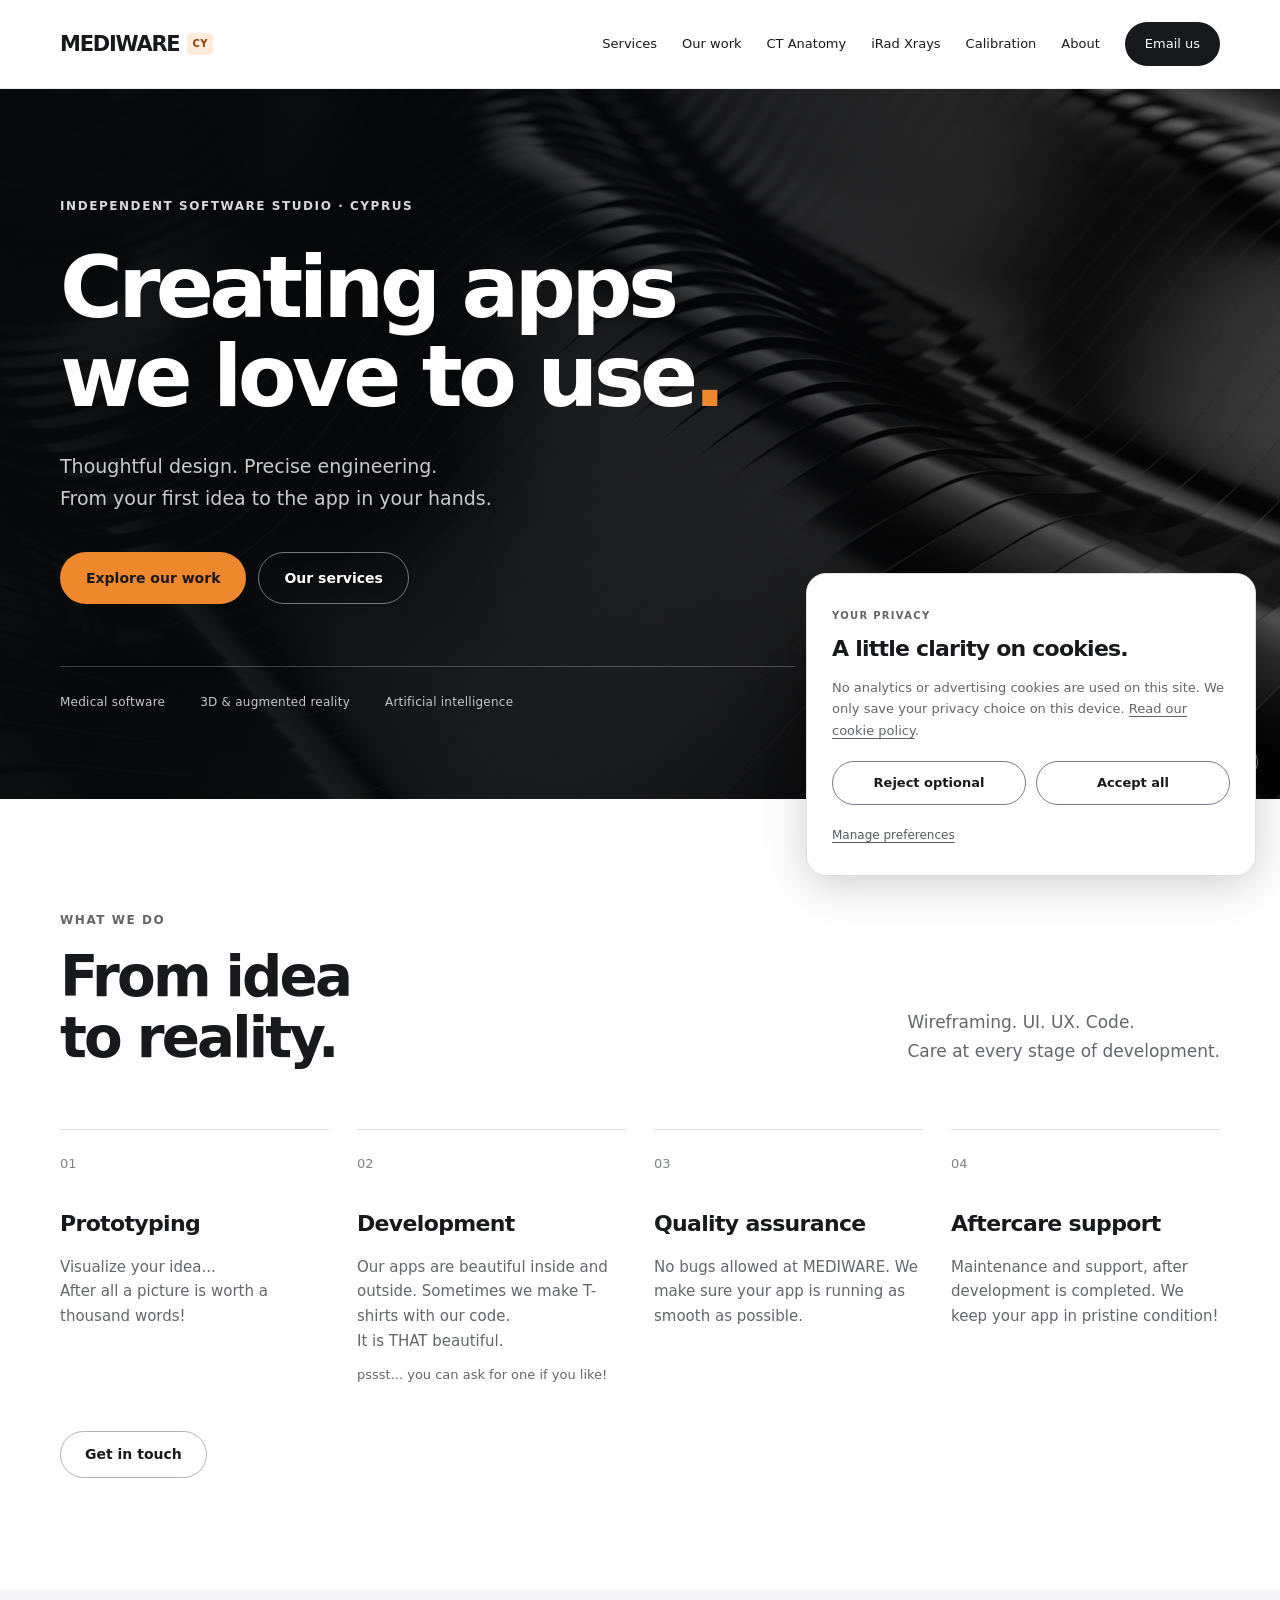
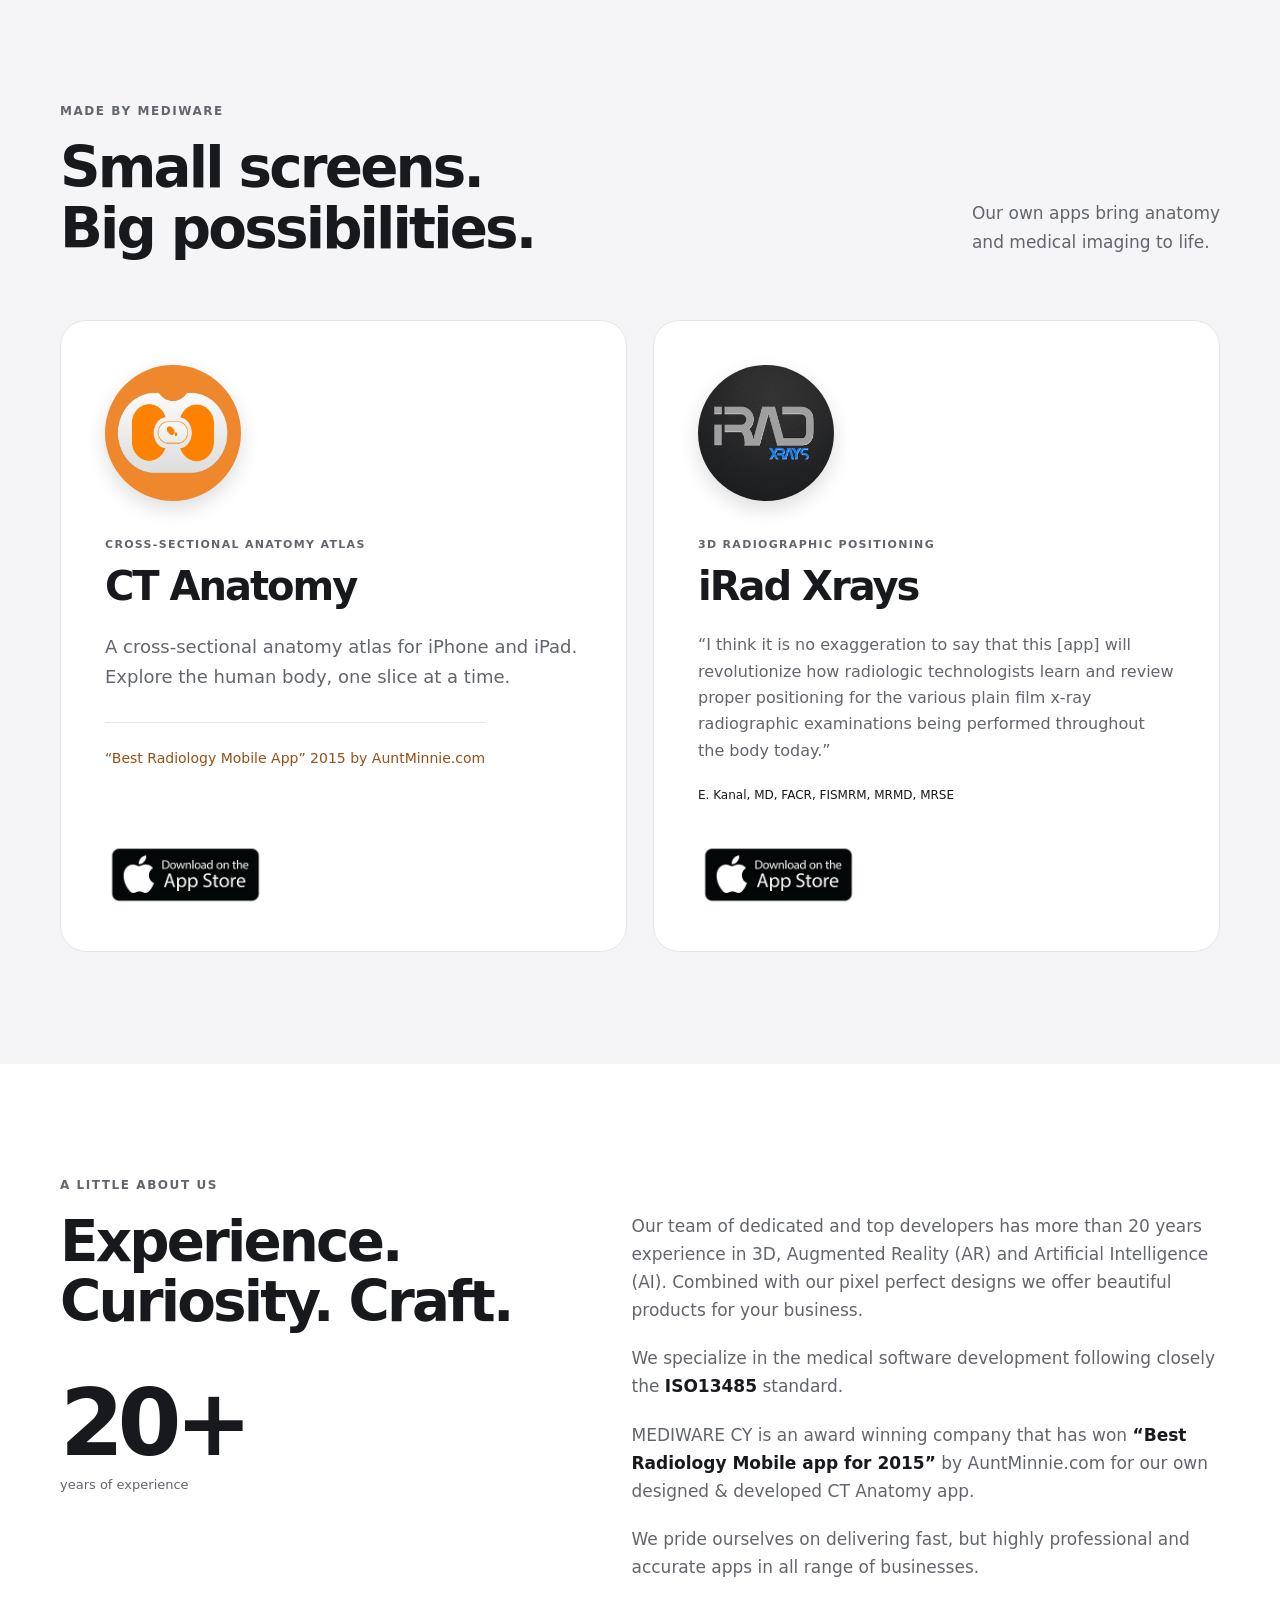
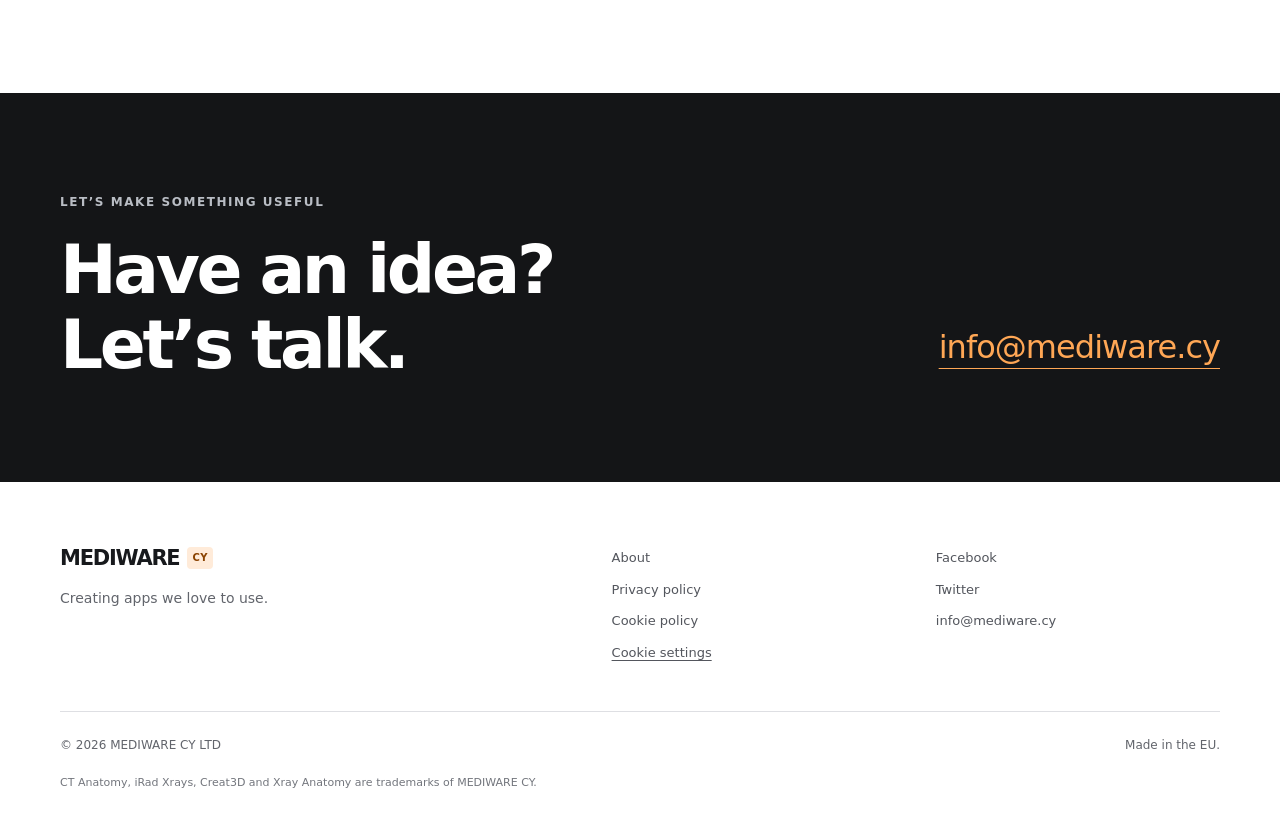
<file: index.html>
<!doctype html>
<html lang="en">
<head>
  <meta charset="utf-8">
  <meta name="viewport" content="width=device-width, initial-scale=1">
  <title>Software Development in Cyprus | MEDIWARE CY</title>
  <meta name="description" content="Creating apps we love to use. MEDIWARE CY develops software for medical imaging, 3D, augmented reality and artificial intelligence.">
  <meta name="theme-color" content="#111214">
  <link rel="canonical" href="https://mediware.cy/">
  <meta property="og:type" content="website">
  <meta property="og:site_name" content="MEDIWARE CY">
  <meta property="og:title" content="Software Development in Cyprus | MEDIWARE CY">
  <meta property="og:description" content="Creating apps we love to use. MEDIWARE CY develops software for medical imaging, 3D, augmented reality and artificial intelligence.">
  <meta property="og:url" content="https://mediware.cy/">
  <link rel="icon" href="./assets/favicon.svg" type="image/svg+xml">
  <link rel="stylesheet" href="./assets/styles.css?v=64ca970477d4">
  <script src="./assets/site.js" defer></script>
  <script type="module" src="./assets/privacy.mjs"></script>
  <meta name="robots" content="index, follow, max-image-preview:large">
  <meta property="og:locale" content="en_GB">
  <meta name="twitter:card" content="summary">
  <meta name="twitter:title" content="Software Development in Cyprus | MEDIWARE CY">
  <meta name="twitter:description" content="Creating apps we love to use. MEDIWARE CY develops software for medical imaging, 3D, augmented reality and artificial intelligence.">
  <script type="application/ld+json">{"@context": "https://schema.org", "@graph": [{"@type": "Organization", "@id": "https://mediware.cy/#organization", "name": "MEDIWARE CY", "legalName": "MEDIWARE CY LTD", "url": "https://mediware.cy/", "email": "info@mediware.cy", "description": "Software development in Cyprus, specializing in medical software, 3D, augmented reality and artificial intelligence.", "sameAs": ["https://www.facebook.com/icatsolutionsltd", "https://twitter.com/iCatSoftware"]}, {"@type": "WebSite", "@id": "https://mediware.cy/#website", "url": "https://mediware.cy/", "name": "MEDIWARE CY", "publisher": {"@id": "https://mediware.cy/#organization"}, "inLanguage": "en"}]}</script>
</head>
<body class="page-home">
  <a class="skip-link" href="#main">Skip to main content</a>
  <header class="site-header">
    <div class="header-inner container">
      <a class="wordmark" href="./" aria-label="MEDIWARE CY home">MEDIWARE<span>CY</span></a>
      <nav class="desktop-nav" aria-label="Main navigation"><a href="./#ourservices">Services</a>
<a href="./usecases/">Our work</a>
<a href="./ctanatomy/">CT Anatomy</a>
<a href="./iradxrays/">iRad Xrays</a>
<a href="./gsdf/">Calibration</a>
<a href="./#aboutus">About</a>
<a class="nav-contact" href="mailto:info@mediware.cy">Email us</a></nav>
      <details class="mobile-menu">
        <summary>Menu</summary>
        <nav class="mobile-nav" aria-label="Mobile navigation"><a href="./#ourservices">Services</a>
<a href="./usecases/">Our work</a>
<a href="./ctanatomy/">CT Anatomy</a>
<a href="./iradxrays/">iRad Xrays</a>
<a href="./gsdf/">Calibration</a>
<a href="./#aboutus">About</a>
<a class="nav-contact" href="mailto:info@mediware.cy">Email us</a></nav>
      </details>
    </div>
  </header>
  <main id="main">

    <section class="hero" aria-labelledby="hero-title">
      <video autoplay class="hero-video" muted loop playsinline preload="metadata" poster="./assets/images/hero-waves.jpg" aria-hidden="true">
        <source src="./assets/video/hero-waves.mp4" type="video/mp4">
      </video>
      <div class="hero-content container">
        <p class="eyebrow">Independent software studio · Cyprus</p>
        <h1 id="hero-title">Creating apps<br>we love to use<span class="accent">.</span></h1>
        <p class="tagline">Thoughtful design. Precise engineering.<br>From your first idea to the app in your hands.</p>
        <div class="hero-actions"><a class="button" href="./usecases/">Explore our work</a><a class="button button-ghost" href="#ourservices">Our services</a></div>
        <ul class="hero-specialties" aria-label="Our expertise"><li>Medical software</li><li>3D &amp; augmented reality</li><li>Artificial intelligence</li></ul>
      </div>
      <button class="motion-button" type="button" hidden>Play animation</button>
    </section>
    <section class="section services" id="ourservices" aria-labelledby="services-title">
      <div class="container">
        <div class="section-heading"><div><p class="eyebrow">What we do</p><h2 class="section-title" id="services-title">From idea<br>to reality.</h2></div><p class="section-subtitle">Wireframing. UI. UX. Code.<br>Care at every stage of development.</p></div>
        <div class="service-grid">
          <article class="service"><span class="item-number">01</span><h3>Prototyping</h3><p>Visualize your idea...<br>After all a picture is worth a thousand words!</p></article>
          <article class="service"><span class="item-number">02</span><h3>Development</h3><p>Our apps are beautiful inside and outside. Sometimes we make T-shirts with our code.<br>It is THAT beautiful.</p><p class="aside">pssst... you can ask for one if you like!</p></article>
          <article class="service"><span class="item-number">03</span><h3>Quality assurance</h3><p>No bugs allowed at MEDIWARE. We make sure your app is running as smooth as possible.</p></article>
          <article class="service"><span class="item-number">04</span><h3>Aftercare support</h3><p>Maintenance and support, after development is completed. We keep your app in pristine condition!</p></article>
        </div>
        <p class="contact-link"><a class="outline-button" href="mailto:info@mediware.cy">Get in touch</a></p>
      </div>
    </section>
    <section class="section apps" aria-labelledby="apps-title">
      <div class="container">
        <div class="section-heading"><div><p class="eyebrow">Made by MEDIWARE</p><h2 class="section-title" id="apps-title">Small screens.<br>Big possibilities.</h2></div><p class="section-subtitle">Our own apps bring anatomy<br>and medical imaging to life.</p></div>
        <div class="app-grid">
          <article class="app-card app-card-ct">
            <a href="./ctanatomy/" aria-label="Discover CT Anatomy"><img src="./assets/images/ct-anatomy-icon.png" alt="CT Anatomy app icon" class="app-icon app-icon--ct-anatomy" loading="lazy" decoding="async" width=432 height=434></a>
            <p class="eyebrow">Cross-sectional anatomy atlas</p><h3><a href="./ctanatomy/">CT Anatomy</a></h3>
            <p class="app-description">A cross-sectional anatomy atlas for iPhone and iPad. Explore the human body, one slice at a time.</p><p class="app-award">“Best Radiology Mobile App” 2015 by AuntMinnie.com</p>
            <a class="store-link" href="https://apps.apple.com/us/app/ct-anatomy/id1593860251" aria-label="Download CT Anatomy on the App Store"><img src="./assets/images/app-store-badge.png" alt="Download on the App Store" class="store-badge" loading="lazy" decoding="async" width=342 height=138></a>
          </article>
          <article class="app-card app-card-irad">
            <a href="./iradxrays/" aria-label="Discover iRad Xrays"><img src="./assets/images/irad-icon.jpg" alt="iRad Xrays app icon" class="app-icon" loading="lazy" decoding="async" width=512 height=512></a>
            <p class="eyebrow">3D radiographic positioning</p><h3><a href="./iradxrays/">iRad Xrays</a></h3>
            <blockquote><p>“I think it is no exaggeration to say that this [app] will revolutionize how radiologic technologists learn and review proper positioning for the various plain film x-ray radiographic examinations being performed throughout the body today.”</p><cite>E. Kanal, MD, FACR, FISMRM, MRMD, MRSE</cite></blockquote>
            <a class="store-link" href="https://apps.apple.com/us/app/irad-xrays/id379320107" aria-label="Download iRad Xrays on the App Store"><img src="./assets/images/app-store-badge.png" alt="Download on the App Store" class="store-badge" loading="lazy" decoding="async" width=342 height=138></a>
          </article>
        </div>
      </div>
    </section>
    <section class="section about" id="aboutus" aria-labelledby="about-title">
      <div class="container">
        <div class="about-heading"><p class="eyebrow">A little about us</p><h2 class="section-title" id="about-title">Experience.<br>Curiosity. Craft.</h2><p class="experience"><strong>20+</strong> years of experience</p></div><div class="about-story">
        <p>Our team of dedicated and top developers has more than 20 years experience in 3D, Augmented Reality (AR) and Artificial Intelligence (AI). Combined with our pixel perfect designs we offer beautiful products for your business.</p>
        <p>We specialize in the medical software development following closely the <strong>ISO13485</strong> standard.</p>
        <p>MEDIWARE CY is an award winning company that has won <strong>“Best Radiology Mobile app for 2015”</strong> by AuntMinnie.com for our own designed &amp; developed CT Anatomy app.</p>
        <p>We pride ourselves on delivering fast, but highly professional and accurate apps in all range of businesses.</p></div>
      </div>
    </section>
    <section class="contact" id="contactus" aria-labelledby="contact-title">
      <div class="container contact-inner"><div><p class="eyebrow">Let’s make something useful</p><h2 id="contact-title">Have an idea?<br>Let’s talk.</h2></div><a class="email" href="mailto:info@mediware.cy">info@mediware.cy</a></div>
    </section>

  </main>
  <footer class="site-footer">
    <div class="container">
      <div class="footer-top">
        <div><a class="wordmark" href="./" aria-label="MEDIWARE CY home">MEDIWARE<span>CY</span></a><p>Creating apps we love to use.</p></div>
        <nav class="footer-links" aria-label="Footer navigation"><a href="./#aboutus">About</a><a href="./privacy/">Privacy policy</a><a href="./cookies/">Cookie policy</a><button type="button" data-cookie-settings hidden>Cookie settings</button></nav>
        <div class="social-links"><a href="https://www.facebook.com/icatsolutionsltd">Facebook</a><a href="https://twitter.com/iCatSoftware">Twitter</a><a href="mailto:info@mediware.cy">info@mediware.cy</a></div>
      </div>
      <div class="footer-bottom"><p>© 2026 MEDIWARE CY LTD</p><p>Made in the EU.</p></div>
      <p class="trademarks">CT Anatomy, iRad Xrays, Creat3D and Xray Anatomy are trademarks of MEDIWARE CY.</p>
      <p class="privacy-status" role="status" data-cookie-status></p>
    </div>
  </footer>
<section class="cookie-banner" aria-labelledby="cookie-title" hidden>
    <div class="cookie-heading"><span class="eyebrow">Your privacy</span><h2 id="cookie-title">A little clarity on cookies.</h2></div>
    <p>No analytics or advertising cookies are used on this site. We only save your privacy choice on this device. <a href="./cookies/">Read our cookie policy</a>.</p>
    <div class="cookie-actions"><button type="button" data-cookie-choice="essential">Reject optional</button><button type="button" data-cookie-choice="accepted">Accept all</button></div>
    <button class="text-button" type="button" data-cookie-settings>Manage preferences</button>
  </section>
  <dialog class="cookie-dialog" aria-labelledby="cookie-dialog-title">
    <div class="dialog-header"><h2 id="cookie-dialog-title">Cookie preferences</h2><button type="button" class="text-button" data-cookie-close>Close</button></div>
    <p>You can use every part of this website without accepting optional cookies.</p>
    <div class="cookie-category"><h3>Essential preference storage</h3><span>Always active after your choice</span><p>Remembers your selection on this device for 180 days. It does not track you and is not sent to us.</p></div>
    <div class="cookie-category"><h3>Optional cookies</h3><span>Not used</span><p>There are currently no analytics, advertising, or third-party media cookies. Neither choice enables tracking or gives permission for future services.</p></div>
    <p>Change your choice or clear the saved preference at any time using Cookie settings in the footer. <a href="./cookies/">Full cookie policy</a>.</p>
    <div class="cookie-actions"><button type="button" data-cookie-choice="essential">Reject optional</button><button type="button" data-cookie-choice="accepted">Accept all</button></div>
    <button type="button" class="text-button" data-cookie-reset>Clear saved preference</button>
  </dialog>
</body>
</html>
</file>
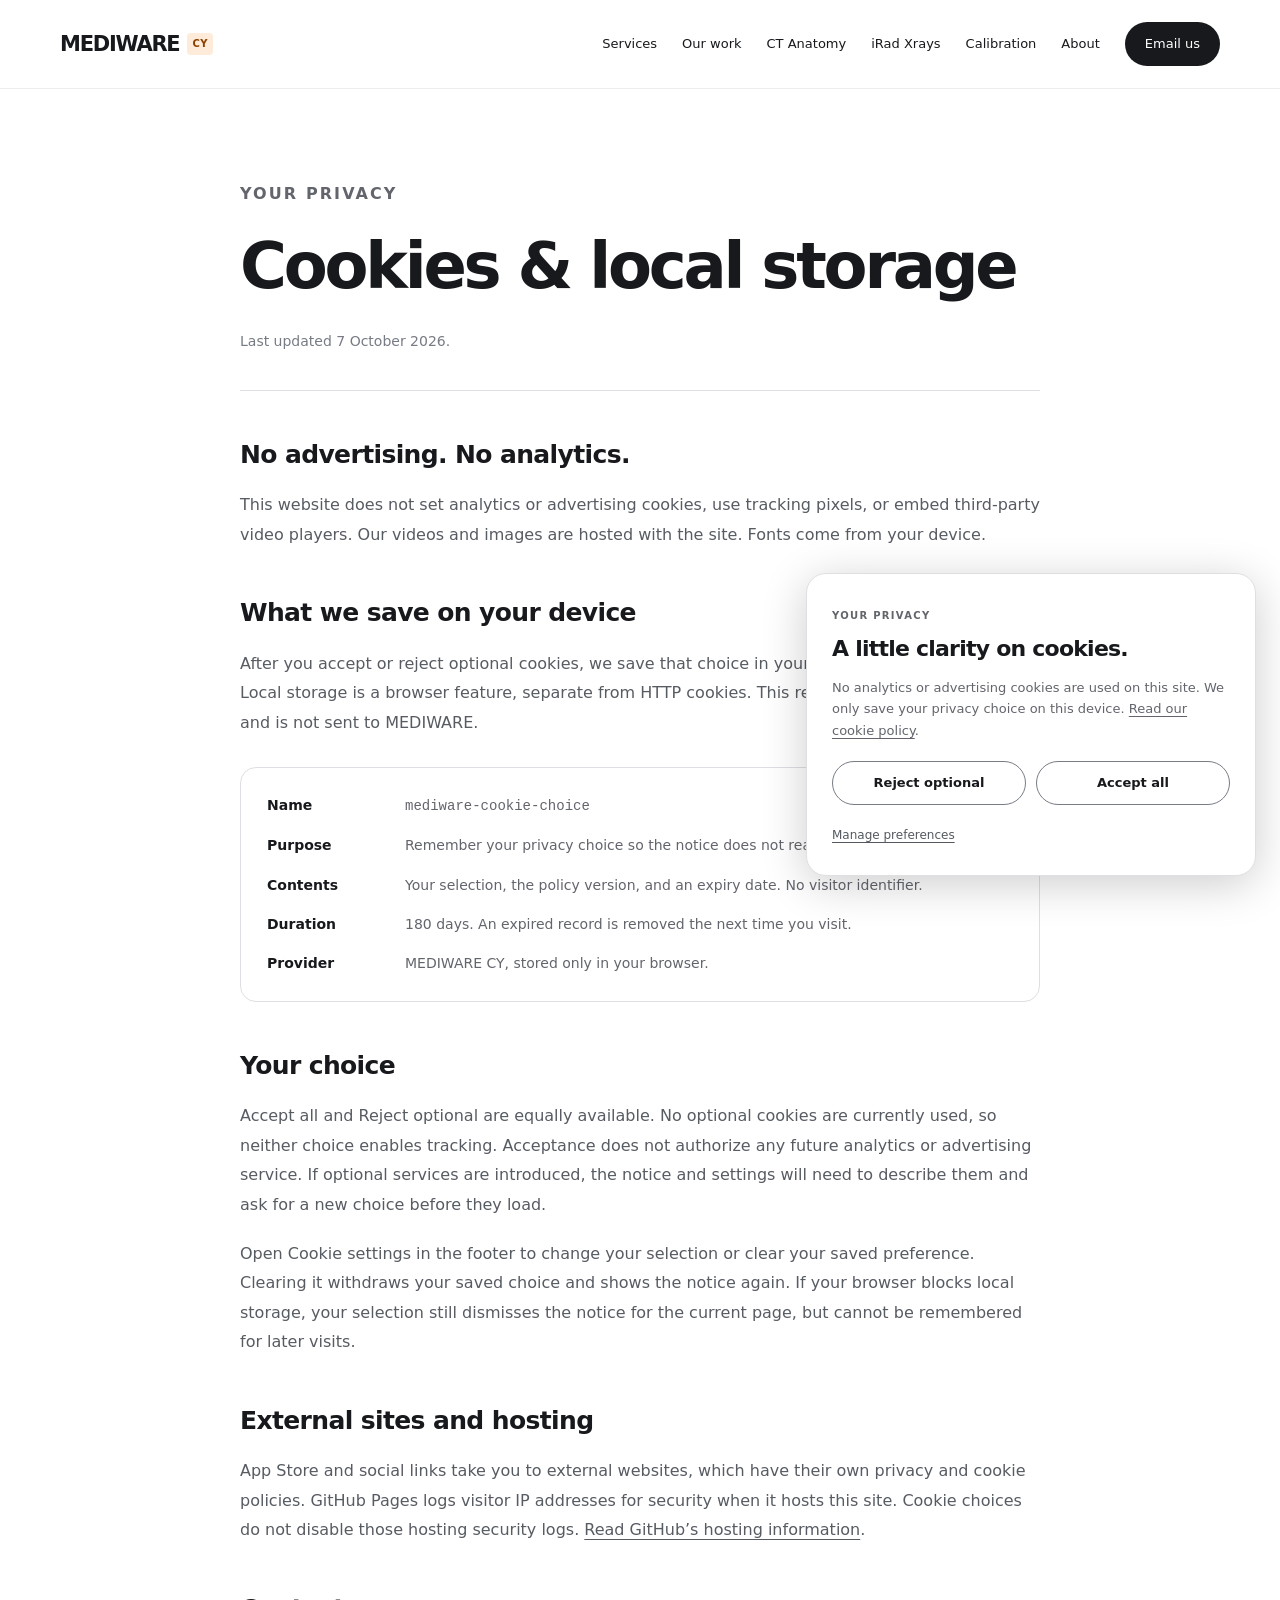
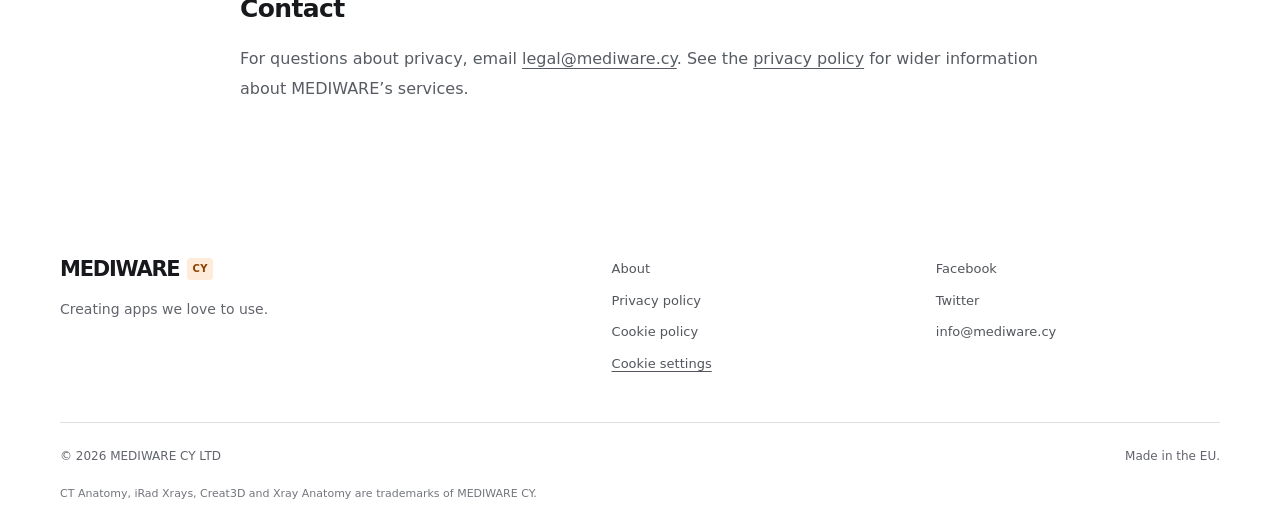
<file: cookies/index.html>
<!doctype html>
<html lang="en">
<head>
  <meta charset="utf-8">
  <meta name="viewport" content="width=device-width, initial-scale=1">
  <title>Cookie Policy | MEDIWARE CY</title>
  <meta name="description" content="How MEDIWARE CY uses essential browser storage and how to manage your cookie preferences.">
  <meta name="theme-color" content="#111214">
  <link rel="canonical" href="https://mediware.cy/cookies/">
  <meta property="og:type" content="website">
  <meta property="og:site_name" content="MEDIWARE CY">
  <meta property="og:title" content="Cookie Policy | MEDIWARE CY">
  <meta property="og:description" content="How MEDIWARE CY uses essential browser storage and how to manage your cookie preferences.">
  <meta property="og:url" content="https://mediware.cy/cookies/">
  <link rel="icon" href="../assets/favicon.svg" type="image/svg+xml">
  <link rel="stylesheet" href="../assets/styles.css?v=64ca970477d4">
  <script src="../assets/site.js" defer></script>
  <script type="module" src="../assets/privacy.mjs"></script>
  <meta name="robots" content="index, follow, max-image-preview:large">
  <meta property="og:locale" content="en_GB">
  <meta name="twitter:card" content="summary">
  <meta name="twitter:title" content="Cookie Policy | MEDIWARE CY">
  <meta name="twitter:description" content="How MEDIWARE CY uses essential browser storage and how to manage your cookie preferences.">
  <script type="application/ld+json">{"@context": "https://schema.org", "@graph": [{"@type": "BreadcrumbList", "itemListElement": [{"@type": "ListItem", "position": 1, "name": "Home", "item": "https://mediware.cy/"}, {"@type": "ListItem", "position": 2, "name": "Cookie Policy", "item": "https://mediware.cy/cookies/"}]}]}</script>
</head>
<body class="page-cookies">
  <a class="skip-link" href="#main">Skip to main content</a>
  <header class="site-header">
    <div class="header-inner container">
      <a class="wordmark" href="../" aria-label="MEDIWARE CY home">MEDIWARE<span>CY</span></a>
      <nav class="desktop-nav" aria-label="Main navigation"><a href="../#ourservices">Services</a>
<a href="../usecases/">Our work</a>
<a href="../ctanatomy/">CT Anatomy</a>
<a href="../iradxrays/">iRad Xrays</a>
<a href="../gsdf/">Calibration</a>
<a href="../#aboutus">About</a>
<a class="nav-contact" href="mailto:info@mediware.cy">Email us</a></nav>
      <details class="mobile-menu">
        <summary>Menu</summary>
        <nav class="mobile-nav" aria-label="Mobile navigation"><a href="../#ourservices">Services</a>
<a href="../usecases/">Our work</a>
<a href="../ctanatomy/">CT Anatomy</a>
<a href="../iradxrays/">iRad Xrays</a>
<a href="../gsdf/">Calibration</a>
<a href="../#aboutus">About</a>
<a class="nav-contact" href="mailto:info@mediware.cy">Email us</a></nav>
      </details>
    </div>
  </header>
  <main id="main">
<article class="container privacy"><p class="eyebrow">Your privacy</p><h1>Cookies &amp; local storage</h1><p class="policy-intro">Last updated 7 October 2026.</p>
<h2>No advertising. No analytics.</h2><p>This website does not set analytics or advertising cookies, use tracking pixels, or embed third-party video players. Our videos and images are hosted with the site. Fonts come from your device.</p>
<h2>What we save on your device</h2><p>After you accept or reject optional cookies, we save that choice in your browser’s local storage. Local storage is a browser feature, separate from HTTP cookies. This record stays on your device and is not sent to MEDIWARE.</p>
<dl class="storage-details"><dt>Name</dt><dd><code>mediware-cookie-choice</code></dd><dt>Purpose</dt><dd>Remember your privacy choice so the notice does not reappear on every page.</dd><dt>Contents</dt><dd>Your selection, the policy version, and an expiry date. No visitor identifier.</dd><dt>Duration</dt><dd>180 days. An expired record is removed the next time you visit.</dd><dt>Provider</dt><dd>MEDIWARE CY, stored only in your browser.</dd></dl>
<h2>Your choice</h2><p>Accept all and Reject optional are equally available. No optional cookies are currently used, so neither choice enables tracking. Acceptance does not authorize any future analytics or advertising service. If optional services are introduced, the notice and settings will need to describe them and ask for a new choice before they load.</p>
<p>Open Cookie settings in the footer to change your selection or clear your saved preference. Clearing it withdraws your saved choice and shows the notice again. If your browser blocks local storage, your selection still dismisses the notice for the current page, but cannot be remembered for later visits.</p>
<h2>External sites and hosting</h2><p>App Store and social links take you to external websites, which have their own privacy and cookie policies. GitHub Pages logs visitor IP addresses for security when it hosts this site. Cookie choices do not disable those hosting security logs. <a href="https://docs.github.com/en/pages/getting-started-with-github-pages/what-is-github-pages#data-collection">Read GitHub’s hosting information</a>.</p>
<h2>Contact</h2><p>For questions about privacy, email <a href="mailto:legal@mediware.cy">legal@mediware.cy</a>. See the <a href="../privacy/">privacy policy</a> for wider information about MEDIWARE’s services.</p></article>
  </main>
  <footer class="site-footer">
    <div class="container">
      <div class="footer-top">
        <div><a class="wordmark" href="../" aria-label="MEDIWARE CY home">MEDIWARE<span>CY</span></a><p>Creating apps we love to use.</p></div>
        <nav class="footer-links" aria-label="Footer navigation"><a href="../#aboutus">About</a><a href="../privacy/">Privacy policy</a><a href="../cookies/">Cookie policy</a><button type="button" data-cookie-settings hidden>Cookie settings</button></nav>
        <div class="social-links"><a href="https://www.facebook.com/icatsolutionsltd">Facebook</a><a href="https://twitter.com/iCatSoftware">Twitter</a><a href="mailto:info@mediware.cy">info@mediware.cy</a></div>
      </div>
      <div class="footer-bottom"><p>© 2026 MEDIWARE CY LTD</p><p>Made in the EU.</p></div>
      <p class="trademarks">CT Anatomy, iRad Xrays, Creat3D and Xray Anatomy are trademarks of MEDIWARE CY.</p>
      <p class="privacy-status" role="status" data-cookie-status></p>
    </div>
  </footer>
<section class="cookie-banner" aria-labelledby="cookie-title" hidden>
    <div class="cookie-heading"><span class="eyebrow">Your privacy</span><h2 id="cookie-title">A little clarity on cookies.</h2></div>
    <p>No analytics or advertising cookies are used on this site. We only save your privacy choice on this device. <a href="../cookies/">Read our cookie policy</a>.</p>
    <div class="cookie-actions"><button type="button" data-cookie-choice="essential">Reject optional</button><button type="button" data-cookie-choice="accepted">Accept all</button></div>
    <button class="text-button" type="button" data-cookie-settings>Manage preferences</button>
  </section>
  <dialog class="cookie-dialog" aria-labelledby="cookie-dialog-title">
    <div class="dialog-header"><h2 id="cookie-dialog-title">Cookie preferences</h2><button type="button" class="text-button" data-cookie-close>Close</button></div>
    <p>You can use every part of this website without accepting optional cookies.</p>
    <div class="cookie-category"><h3>Essential preference storage</h3><span>Always active after your choice</span><p>Remembers your selection on this device for 180 days. It does not track you and is not sent to us.</p></div>
    <div class="cookie-category"><h3>Optional cookies</h3><span>Not used</span><p>There are currently no analytics, advertising, or third-party media cookies. Neither choice enables tracking or gives permission for future services.</p></div>
    <p>Change your choice or clear the saved preference at any time using Cookie settings in the footer. <a href="../cookies/">Full cookie policy</a>.</p>
    <div class="cookie-actions"><button type="button" data-cookie-choice="essential">Reject optional</button><button type="button" data-cookie-choice="accepted">Accept all</button></div>
    <button type="button" class="text-button" data-cookie-reset>Clear saved preference</button>
  </dialog>
</body>
</html>
</file>
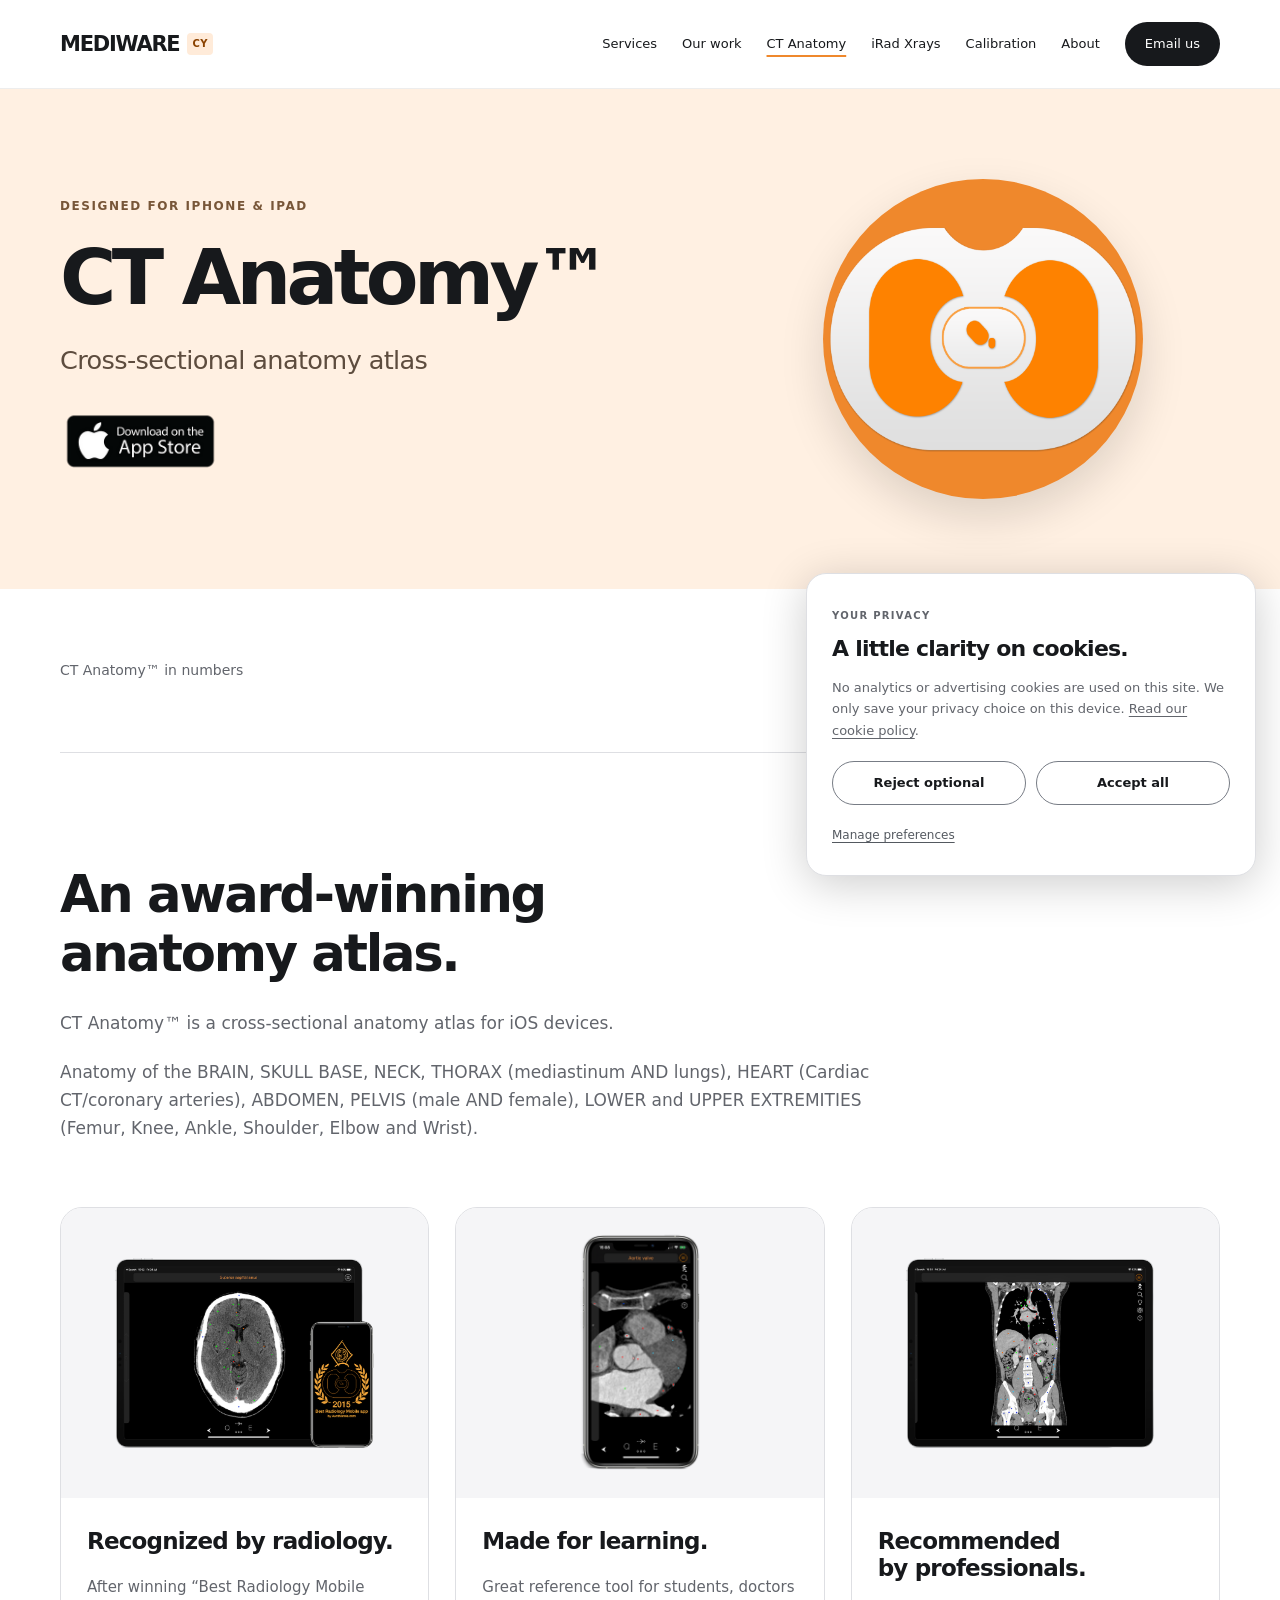
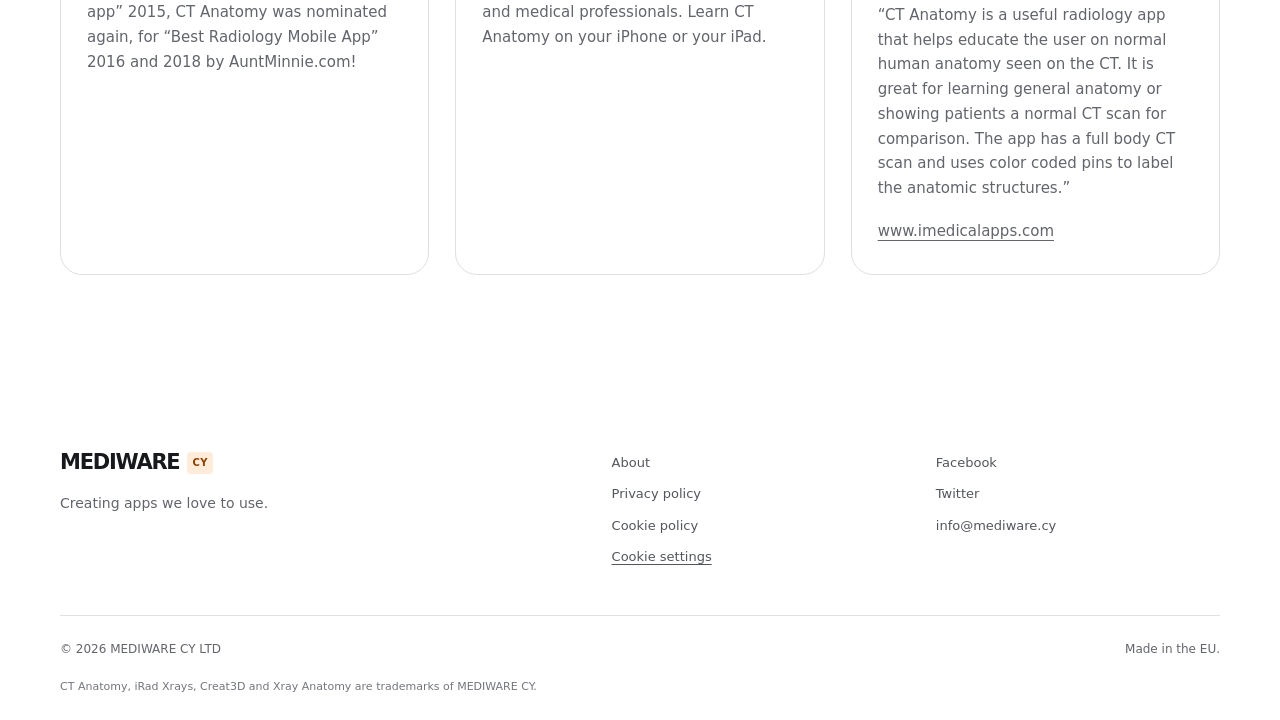
<file: ctanatomy/index.html>
<!doctype html>
<html lang="en">
<head>
  <meta charset="utf-8">
  <meta name="viewport" content="width=device-width, initial-scale=1">
  <title>CT Anatomy for iPhone &amp; iPad | MEDIWARE CY</title>
  <meta name="description" content="CT Anatomy is an award winning cross-sectional anatomy atlas for iPhone and iPad.">
  <meta name="theme-color" content="#111214">
  <link rel="canonical" href="https://mediware.cy/ctanatomy/">
  <meta property="og:type" content="website">
  <meta property="og:site_name" content="MEDIWARE CY">
  <meta property="og:title" content="CT Anatomy for iPhone &amp; iPad | MEDIWARE CY">
  <meta property="og:description" content="CT Anatomy is an award winning cross-sectional anatomy atlas for iPhone and iPad.">
  <meta property="og:url" content="https://mediware.cy/ctanatomy/">
  <link rel="icon" href="../assets/favicon.svg" type="image/svg+xml">
  <link rel="stylesheet" href="../assets/styles.css?v=64ca970477d4">
  <script src="../assets/site.js" defer></script>
  <script type="module" src="../assets/privacy.mjs"></script>
  <meta name="robots" content="index, follow, max-image-preview:large">
  <meta property="og:locale" content="en_GB">
  <meta name="twitter:card" content="summary">
  <meta name="twitter:title" content="CT Anatomy for iPhone &amp; iPad | MEDIWARE CY">
  <meta name="twitter:description" content="CT Anatomy is an award winning cross-sectional anatomy atlas for iPhone and iPad.">
  <script type="application/ld+json">{"@context": "https://schema.org", "@graph": [{"@type": "BreadcrumbList", "itemListElement": [{"@type": "ListItem", "position": 1, "name": "Home", "item": "https://mediware.cy/"}, {"@type": "ListItem", "position": 2, "name": "CT Anatomy for iPhone & iPad", "item": "https://mediware.cy/ctanatomy/"}]}, {"@type": "SoftwareApplication", "name": "CT Anatomy", "url": "https://mediware.cy/ctanatomy/", "operatingSystem": "iOS, iPadOS", "applicationCategory": "EducationalApplication", "publisher": {"@id": "https://mediware.cy/#organization"}}]}</script>
</head>
<body class="page-ctanatomy">
  <a class="skip-link" href="#main">Skip to main content</a>
  <header class="site-header">
    <div class="header-inner container">
      <a class="wordmark" href="../" aria-label="MEDIWARE CY home">MEDIWARE<span>CY</span></a>
      <nav class="desktop-nav" aria-label="Main navigation"><a href="../#ourservices">Services</a>
<a href="../usecases/">Our work</a>
<a href="../ctanatomy/" aria-current="page">CT Anatomy</a>
<a href="../iradxrays/">iRad Xrays</a>
<a href="../gsdf/">Calibration</a>
<a href="../#aboutus">About</a>
<a class="nav-contact" href="mailto:info@mediware.cy">Email us</a></nav>
      <details class="mobile-menu">
        <summary>Menu</summary>
        <nav class="mobile-nav" aria-label="Mobile navigation"><a href="../#ourservices">Services</a>
<a href="../usecases/">Our work</a>
<a href="../ctanatomy/" aria-current="page">CT Anatomy</a>
<a href="../iradxrays/">iRad Xrays</a>
<a href="../gsdf/">Calibration</a>
<a href="../#aboutus">About</a>
<a class="nav-contact" href="mailto:info@mediware.cy">Email us</a></nav>
      </details>
    </div>
  </header>
  <main id="main">
<section class="product-hero ct"><div class="container product-hero-inner"><div class="product-hero-copy"><p class="eyebrow">Designed for iPhone &amp; iPad</p><h1>CT Anatomy™</h1><p class="tagline">Cross-sectional anatomy atlas</p><a class="store-link" href="https://apps.apple.com/us/app/ct-anatomy/id1593860251" aria-label="Download CT Anatomy on the App Store"><img src="../assets/images/app-store-badge.png" alt="Download on the App Store" class="store-badge" loading="eager" decoding="async" width=342 height=138></a></div><a class="product-logo" href="https://apps.apple.com/us/app/ct-anatomy/id1593860251" aria-label="Download CT Anatomy on the App Store"><img src="../assets/images/ct-anatomy-logo.png" alt="CT Anatomy logo" class="" loading="eager" decoding="async" width=512 height=512></a></div></section>
    <section class="product-stats container"><h2>CT Anatomy™ in numbers</h2><div class="stats"><p><strong>120+</strong>Countries</p><p><strong>9,000+</strong>Users</p></div></section>
    <section class="section container product-details">
      <h2>An award-winning anatomy atlas.</h2>
      <p>CT Anatomy™ is a cross-sectional anatomy atlas for iOS devices.</p>
      <p>Anatomy of the BRAIN, SKULL BASE, NECK, THORAX (mediastinum AND lungs), HEART (Cardiac CT/coronary arteries), ABDOMEN, PELVIS (male AND female), LOWER and UPPER EXTREMITIES (Femur, Knee, Ankle, Shoulder, Elbow and Wrist).</p>
      <div class="feature-grid">
        <article class="feature"><div class="feature-media"><img src="../assets/images/ct-anatomy-ipad.png" alt="CT Anatomy on iPad" class="" loading="lazy" decoding="async"  width="1024" height="797"></div><div class="feature-copy"><h3>Recognized by radiology.</h3><p>After winning “Best Radiology Mobile app” 2015, CT Anatomy was nominated again, for “Best Radiology Mobile App” 2016 and 2018 by AuntMinnie.com!</p></div></article>
        <article class="feature"><div class="feature-media"><img src="../assets/images/ct-anatomy-iphone.png" alt="CT Anatomy on iPhone" class="" loading="lazy" decoding="async"  width="512" height="988"></div><div class="feature-copy"><h3>Made for learning.</h3><p>Great reference tool for students, doctors and medical professionals. Learn CT Anatomy on your iPhone or your iPad.</p></div></article>
        <article class="feature"><div class="feature-media"><img src="../assets/images/ct-anatomy-atlas.png" alt="Color coded anatomy labels in CT Anatomy" class="" loading="lazy" decoding="async"  width="1024" height="797"></div><div class="feature-copy"><h3>Recommended by professionals.</h3><blockquote><p>“CT Anatomy is a useful radiology app that helps educate the user on normal human anatomy seen on the CT. It is great for learning general anatomy or showing patients a normal CT scan for comparison. The app has a full body CT scan and uses color coded pins to label the anatomic structures.”</p><p><a href="https://www.imedicalapps.com/2013/02/ct-anatomy-app-full-body-ct/">www.imedicalapps.com</a></p></blockquote></div></article>
      </div>
    </section>
  </main>
  <footer class="site-footer">
    <div class="container">
      <div class="footer-top">
        <div><a class="wordmark" href="../" aria-label="MEDIWARE CY home">MEDIWARE<span>CY</span></a><p>Creating apps we love to use.</p></div>
        <nav class="footer-links" aria-label="Footer navigation"><a href="../#aboutus">About</a><a href="../privacy/">Privacy policy</a><a href="../cookies/">Cookie policy</a><button type="button" data-cookie-settings hidden>Cookie settings</button></nav>
        <div class="social-links"><a href="https://www.facebook.com/icatsolutionsltd">Facebook</a><a href="https://twitter.com/iCatSoftware">Twitter</a><a href="mailto:info@mediware.cy">info@mediware.cy</a></div>
      </div>
      <div class="footer-bottom"><p>© 2026 MEDIWARE CY LTD</p><p>Made in the EU.</p></div>
      <p class="trademarks">CT Anatomy, iRad Xrays, Creat3D and Xray Anatomy are trademarks of MEDIWARE CY.</p>
      <p class="privacy-status" role="status" data-cookie-status></p>
    </div>
  </footer>
<section class="cookie-banner" aria-labelledby="cookie-title" hidden>
    <div class="cookie-heading"><span class="eyebrow">Your privacy</span><h2 id="cookie-title">A little clarity on cookies.</h2></div>
    <p>No analytics or advertising cookies are used on this site. We only save your privacy choice on this device. <a href="../cookies/">Read our cookie policy</a>.</p>
    <div class="cookie-actions"><button type="button" data-cookie-choice="essential">Reject optional</button><button type="button" data-cookie-choice="accepted">Accept all</button></div>
    <button class="text-button" type="button" data-cookie-settings>Manage preferences</button>
  </section>
  <dialog class="cookie-dialog" aria-labelledby="cookie-dialog-title">
    <div class="dialog-header"><h2 id="cookie-dialog-title">Cookie preferences</h2><button type="button" class="text-button" data-cookie-close>Close</button></div>
    <p>You can use every part of this website without accepting optional cookies.</p>
    <div class="cookie-category"><h3>Essential preference storage</h3><span>Always active after your choice</span><p>Remembers your selection on this device for 180 days. It does not track you and is not sent to us.</p></div>
    <div class="cookie-category"><h3>Optional cookies</h3><span>Not used</span><p>There are currently no analytics, advertising, or third-party media cookies. Neither choice enables tracking or gives permission for future services.</p></div>
    <p>Change your choice or clear the saved preference at any time using Cookie settings in the footer. <a href="../cookies/">Full cookie policy</a>.</p>
    <div class="cookie-actions"><button type="button" data-cookie-choice="essential">Reject optional</button><button type="button" data-cookie-choice="accepted">Accept all</button></div>
    <button type="button" class="text-button" data-cookie-reset>Clear saved preference</button>
  </dialog>
</body>
</html>
</file>
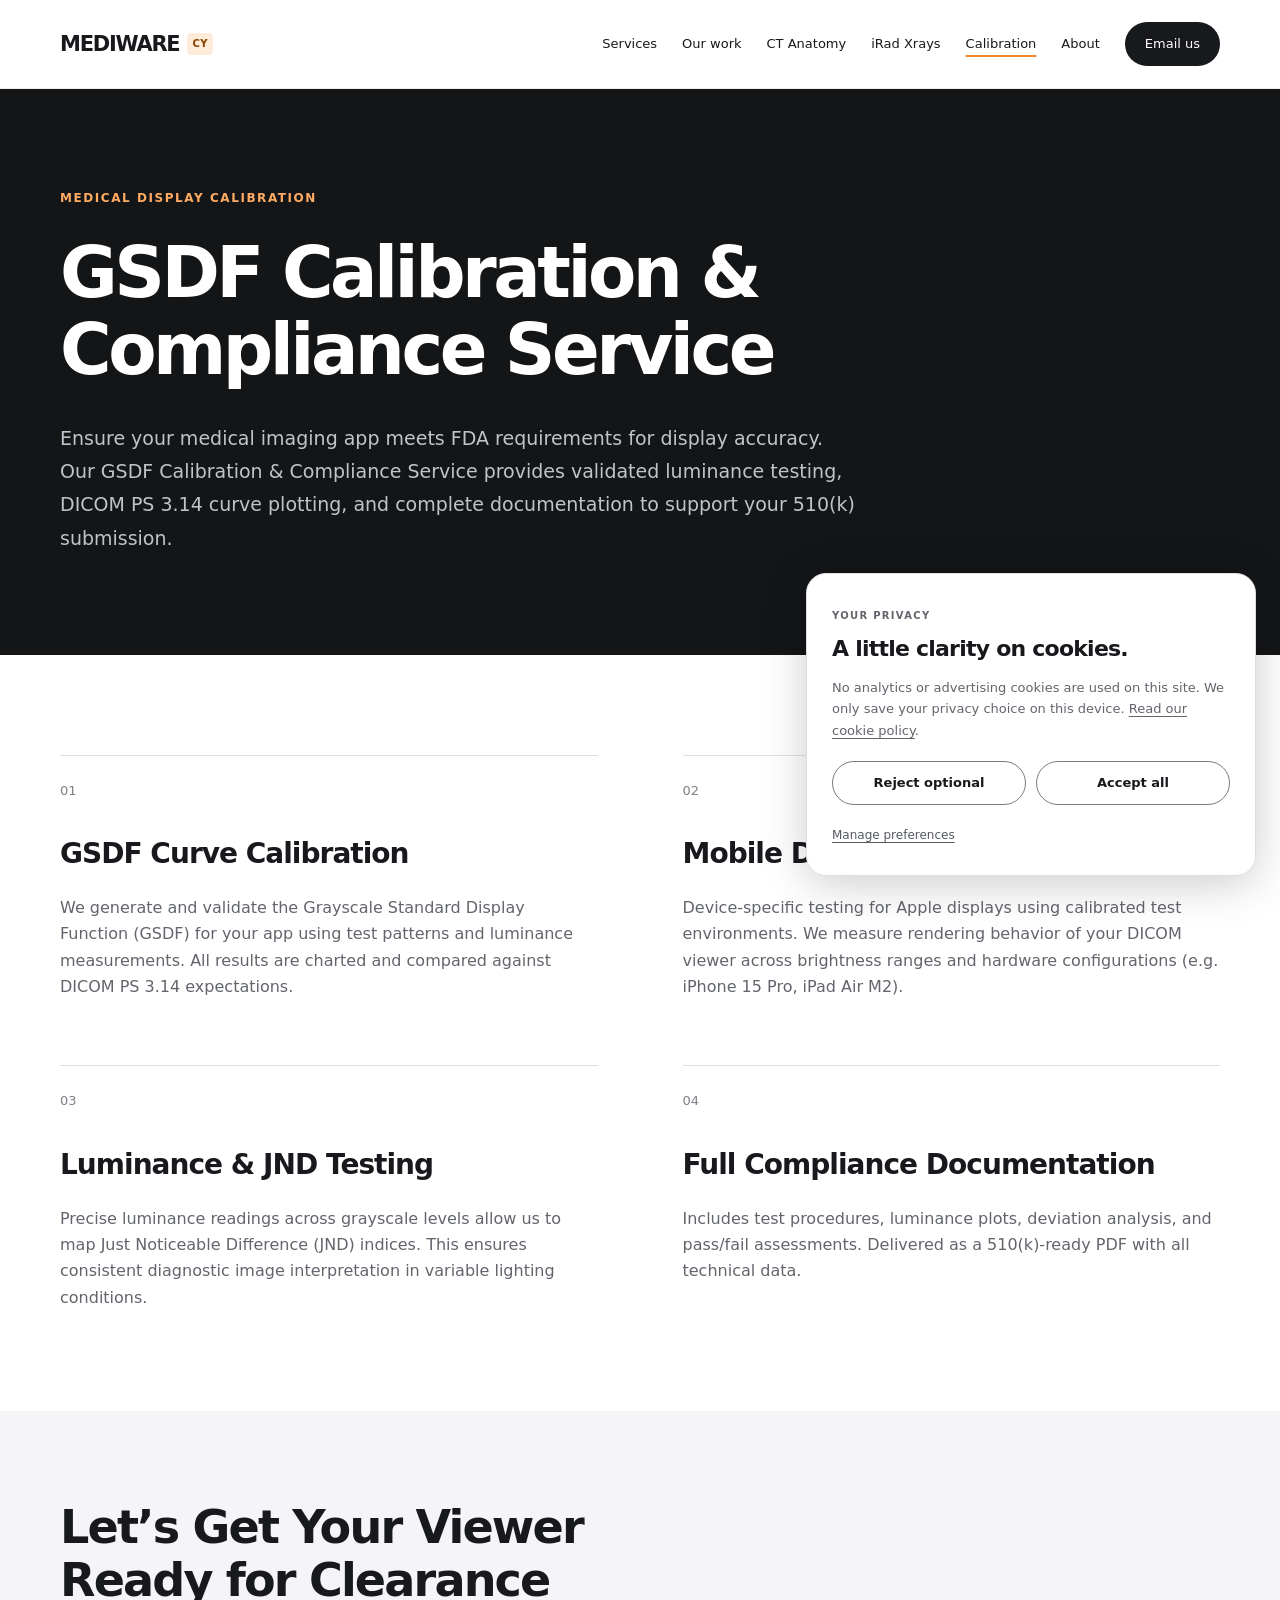
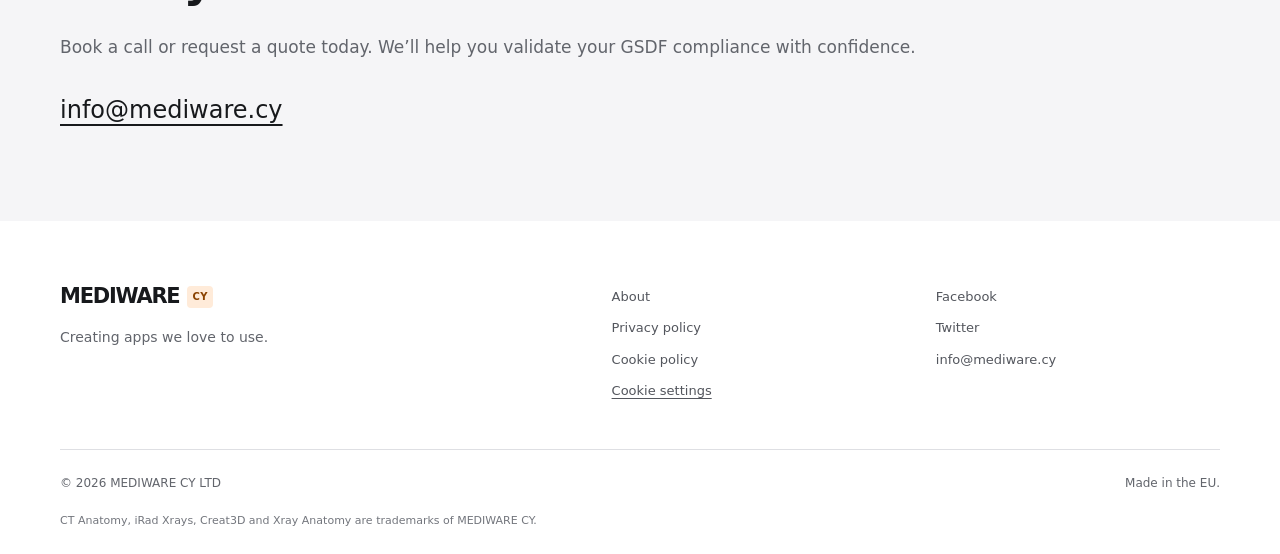
<file: gsdf/index.html>
<!doctype html>
<html lang="en">
<head>
  <meta charset="utf-8">
  <meta name="viewport" content="width=device-width, initial-scale=1">
  <title>GSDF Calibration &amp; Display QA | MEDIWARE CY</title>
  <meta name="description" content="GSDF calibration, mobile display quality assurance, luminance testing and compliance documentation for medical imaging applications.">
  <meta name="theme-color" content="#111214">
  <link rel="canonical" href="https://mediware.cy/gsdf/">
  <meta property="og:type" content="website">
  <meta property="og:site_name" content="MEDIWARE CY">
  <meta property="og:title" content="GSDF Calibration &amp; Display QA | MEDIWARE CY">
  <meta property="og:description" content="GSDF calibration, mobile display quality assurance, luminance testing and compliance documentation for medical imaging applications.">
  <meta property="og:url" content="https://mediware.cy/gsdf/">
  <link rel="icon" href="../assets/favicon.svg" type="image/svg+xml">
  <link rel="stylesheet" href="../assets/styles.css?v=64ca970477d4">
  <script src="../assets/site.js" defer></script>
  <script type="module" src="../assets/privacy.mjs"></script>
  <meta name="robots" content="index, follow, max-image-preview:large">
  <meta property="og:locale" content="en_GB">
  <meta name="twitter:card" content="summary">
  <meta name="twitter:title" content="GSDF Calibration &amp; Display QA | MEDIWARE CY">
  <meta name="twitter:description" content="GSDF calibration, mobile display quality assurance, luminance testing and compliance documentation for medical imaging applications.">
  <script type="application/ld+json">{"@context": "https://schema.org", "@graph": [{"@type": "BreadcrumbList", "itemListElement": [{"@type": "ListItem", "position": 1, "name": "Home", "item": "https://mediware.cy/"}, {"@type": "ListItem", "position": 2, "name": "GSDF Calibration & Display QA", "item": "https://mediware.cy/gsdf/"}]}]}</script>
</head>
<body class="page-gsdf">
  <a class="skip-link" href="#main">Skip to main content</a>
  <header class="site-header">
    <div class="header-inner container">
      <a class="wordmark" href="../" aria-label="MEDIWARE CY home">MEDIWARE<span>CY</span></a>
      <nav class="desktop-nav" aria-label="Main navigation"><a href="../#ourservices">Services</a>
<a href="../usecases/">Our work</a>
<a href="../ctanatomy/">CT Anatomy</a>
<a href="../iradxrays/">iRad Xrays</a>
<a href="../gsdf/" aria-current="page">Calibration</a>
<a href="../#aboutus">About</a>
<a class="nav-contact" href="mailto:info@mediware.cy">Email us</a></nav>
      <details class="mobile-menu">
        <summary>Menu</summary>
        <nav class="mobile-nav" aria-label="Mobile navigation"><a href="../#ourservices">Services</a>
<a href="../usecases/">Our work</a>
<a href="../ctanatomy/">CT Anatomy</a>
<a href="../iradxrays/">iRad Xrays</a>
<a href="../gsdf/" aria-current="page">Calibration</a>
<a href="../#aboutus">About</a>
<a class="nav-contact" href="mailto:info@mediware.cy">Email us</a></nav>
      </details>
    </div>
  </header>
  <main id="main">
<section class="gsdf-top"><div class="container gsdf-intro"><p class="eyebrow">Medical display calibration</p><h1>GSDF Calibration &amp; Compliance Service</h1><p>Ensure your medical imaging app meets FDA requirements for display accuracy. Our GSDF Calibration &amp; Compliance Service provides validated luminance testing, DICOM PS 3.14 curve plotting, and complete documentation to support your 510(k) submission.</p></div></section>
<section class="container gsdf-services" aria-label="Calibration services"><article><span class="item-number">01</span><h2>GSDF Curve Calibration</h2><p>We generate and validate the Grayscale Standard Display Function (GSDF) for your app using test patterns and luminance measurements. All results are charted and compared against DICOM PS 3.14 expectations.</p></article><article><span class="item-number">02</span><h2>Mobile Display QA (iOS &amp; iPadOS)</h2><p>Device-specific testing for Apple displays using calibrated test environments. We measure rendering behavior of your DICOM viewer across brightness ranges and hardware configurations (e.g. iPhone 15 Pro, iPad Air M2).</p></article><article><span class="item-number">03</span><h2>Luminance &amp; JND Testing</h2><p>Precise luminance readings across grayscale levels allow us to map Just Noticeable Difference (JND) indices. This ensures consistent diagnostic image interpretation in variable lighting conditions.</p></article><article><span class="item-number">04</span><h2>Full Compliance Documentation</h2><p>Includes test procedures, luminance plots, deviation analysis, and pass/fail assessments. Delivered as a 510(k)-ready PDF with all technical data.</p></article></section><section class="gsdf-cta"><div class="container"><h2>Let’s Get Your Viewer Ready for Clearance</h2><p>Book a call or request a quote today. We’ll help you validate your GSDF compliance with confidence.</p><a class="email" href="mailto:info@mediware.cy">info@mediware.cy</a></div></section>
  </main>
  <footer class="site-footer">
    <div class="container">
      <div class="footer-top">
        <div><a class="wordmark" href="../" aria-label="MEDIWARE CY home">MEDIWARE<span>CY</span></a><p>Creating apps we love to use.</p></div>
        <nav class="footer-links" aria-label="Footer navigation"><a href="../#aboutus">About</a><a href="../privacy/">Privacy policy</a><a href="../cookies/">Cookie policy</a><button type="button" data-cookie-settings hidden>Cookie settings</button></nav>
        <div class="social-links"><a href="https://www.facebook.com/icatsolutionsltd">Facebook</a><a href="https://twitter.com/iCatSoftware">Twitter</a><a href="mailto:info@mediware.cy">info@mediware.cy</a></div>
      </div>
      <div class="footer-bottom"><p>© 2026 MEDIWARE CY LTD</p><p>Made in the EU.</p></div>
      <p class="trademarks">CT Anatomy, iRad Xrays, Creat3D and Xray Anatomy are trademarks of MEDIWARE CY.</p>
      <p class="privacy-status" role="status" data-cookie-status></p>
    </div>
  </footer>
<section class="cookie-banner" aria-labelledby="cookie-title" hidden>
    <div class="cookie-heading"><span class="eyebrow">Your privacy</span><h2 id="cookie-title">A little clarity on cookies.</h2></div>
    <p>No analytics or advertising cookies are used on this site. We only save your privacy choice on this device. <a href="../cookies/">Read our cookie policy</a>.</p>
    <div class="cookie-actions"><button type="button" data-cookie-choice="essential">Reject optional</button><button type="button" data-cookie-choice="accepted">Accept all</button></div>
    <button class="text-button" type="button" data-cookie-settings>Manage preferences</button>
  </section>
  <dialog class="cookie-dialog" aria-labelledby="cookie-dialog-title">
    <div class="dialog-header"><h2 id="cookie-dialog-title">Cookie preferences</h2><button type="button" class="text-button" data-cookie-close>Close</button></div>
    <p>You can use every part of this website without accepting optional cookies.</p>
    <div class="cookie-category"><h3>Essential preference storage</h3><span>Always active after your choice</span><p>Remembers your selection on this device for 180 days. It does not track you and is not sent to us.</p></div>
    <div class="cookie-category"><h3>Optional cookies</h3><span>Not used</span><p>There are currently no analytics, advertising, or third-party media cookies. Neither choice enables tracking or gives permission for future services.</p></div>
    <p>Change your choice or clear the saved preference at any time using Cookie settings in the footer. <a href="../cookies/">Full cookie policy</a>.</p>
    <div class="cookie-actions"><button type="button" data-cookie-choice="essential">Reject optional</button><button type="button" data-cookie-choice="accepted">Accept all</button></div>
    <button type="button" class="text-button" data-cookie-reset>Clear saved preference</button>
  </dialog>
</body>
</html>
</file>
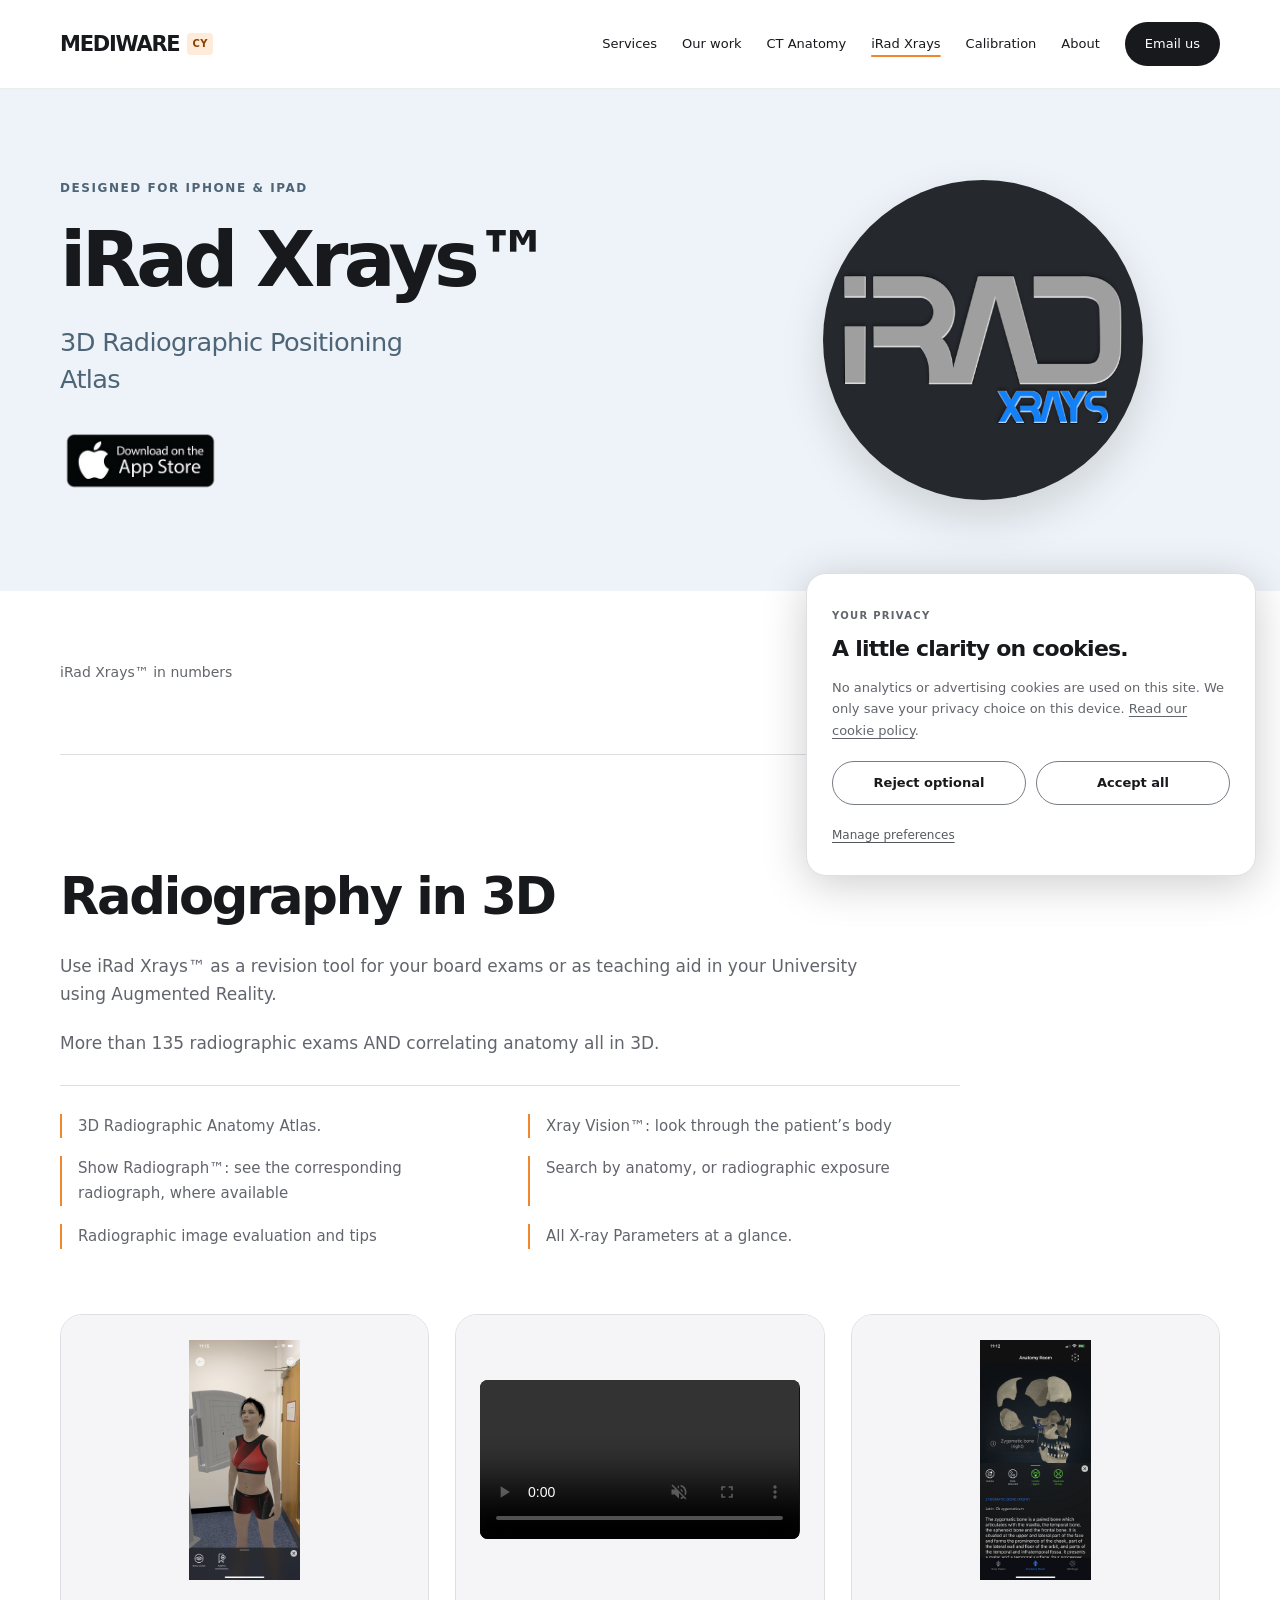
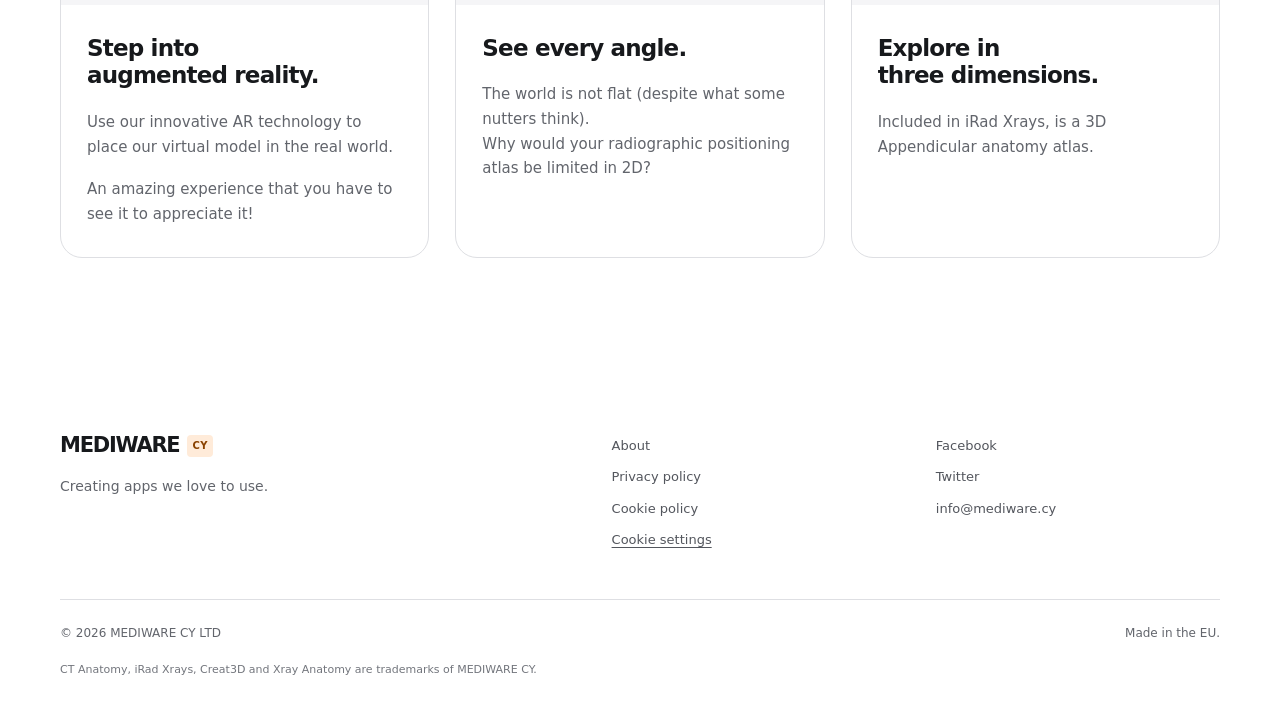
<file: iradxrays/index.html>
<!doctype html>
<html lang="en">
<head>
  <meta charset="utf-8">
  <meta name="viewport" content="width=device-width, initial-scale=1">
  <title>iRad Xrays: 3D Radiographic Positioning | MEDIWARE CY</title>
  <meta name="description" content="Explore radiographic positioning and anatomy in 3D with iRad Xrays for iOS and augmented reality.">
  <meta name="theme-color" content="#ffffff">
  <link rel="canonical" href="https://mediware.cy/iradxrays/">
  <meta property="og:type" content="website">
  <meta property="og:site_name" content="MEDIWARE CY">
  <meta property="og:title" content="iRad Xrays: 3D Radiographic Positioning | MEDIWARE CY">
  <meta property="og:description" content="Explore radiographic positioning and anatomy in 3D with iRad Xrays for iOS and augmented reality.">
  <meta property="og:url" content="https://mediware.cy/iradxrays/">
  <link rel="icon" href="../assets/favicon.svg" type="image/svg+xml">
  <link rel="stylesheet" href="../assets/styles.css?v=64ca970477d4">
  <script src="../assets/site.js" defer></script>
  <script type="module" src="../assets/privacy.mjs"></script>
  <meta name="robots" content="index, follow, max-image-preview:large">
  <meta property="og:locale" content="en_GB">
  <meta name="twitter:card" content="summary">
  <meta name="twitter:title" content="iRad Xrays: 3D Radiographic Positioning | MEDIWARE CY">
  <meta name="twitter:description" content="Explore radiographic positioning and anatomy in 3D with iRad Xrays for iOS and augmented reality.">
  <script type="application/ld+json">{"@context": "https://schema.org", "@graph": [{"@type": "BreadcrumbList", "itemListElement": [{"@type": "ListItem", "position": 1, "name": "Home", "item": "https://mediware.cy/"}, {"@type": "ListItem", "position": 2, "name": "iRad Xrays: 3D Radiographic Positioning", "item": "https://mediware.cy/iradxrays/"}]}, {"@type": "SoftwareApplication", "name": "iRad Xrays", "url": "https://mediware.cy/iradxrays/", "operatingSystem": "iOS, iPadOS", "applicationCategory": "EducationalApplication", "publisher": {"@id": "https://mediware.cy/#organization"}}]}</script>
</head>
<body class="page-iradxrays">
  <a class="skip-link" href="#main">Skip to main content</a>
  <header class="site-header">
    <div class="header-inner container">
      <a class="wordmark" href="../" aria-label="MEDIWARE CY home">MEDIWARE<span>CY</span></a>
      <nav class="desktop-nav" aria-label="Main navigation"><a href="../#ourservices">Services</a>
<a href="../usecases/">Our work</a>
<a href="../ctanatomy/">CT Anatomy</a>
<a href="../iradxrays/" aria-current="page">iRad Xrays</a>
<a href="../gsdf/">Calibration</a>
<a href="../#aboutus">About</a>
<a class="nav-contact" href="mailto:info@mediware.cy">Email us</a></nav>
      <details class="mobile-menu">
        <summary>Menu</summary>
        <nav class="mobile-nav" aria-label="Mobile navigation"><a href="../#ourservices">Services</a>
<a href="../usecases/">Our work</a>
<a href="../ctanatomy/">CT Anatomy</a>
<a href="../iradxrays/" aria-current="page">iRad Xrays</a>
<a href="../gsdf/">Calibration</a>
<a href="../#aboutus">About</a>
<a class="nav-contact" href="mailto:info@mediware.cy">Email us</a></nav>
      </details>
    </div>
  </header>
  <main id="main">
<section class="product-hero irad"><div class="container product-hero-inner"><div class="product-hero-copy"><p class="eyebrow">Designed for iPhone &amp; iPad</p><h1>iRad Xrays™</h1><p class="tagline">3D Radiographic Positioning Atlas</p><a class="store-link" href="https://apps.apple.com/us/app/irad-xrays/id379320107" aria-label="Download iRad Xrays on the App Store"><img src="../assets/images/app-store-badge.png" alt="Download on the App Store" class="store-badge" loading="eager" decoding="async" width=342 height=138></a></div><a class="product-logo" href="https://apps.apple.com/us/app/irad-xrays/id379320107" aria-label="Download iRad Xrays on the App Store"><img src="../assets/images/irad-logo.png" alt="iRad Xrays logo" class="" loading="eager" decoding="async" width=512 height=512></a></div></section>
    <section class="product-stats container"><h2>iRad Xrays™ in numbers</h2><div class="stats"><p><strong>50+</strong>Countries</p><p><strong>5,000+</strong>Users</p></div></section>
    <section class="section container product-details">
      <h2>Radiography in 3D</h2>
      <p>Use iRad Xrays™ as a revision tool for your board exams or as teaching aid in your University using Augmented Reality.</p>
      <p>More than 135 radiographic exams AND correlating anatomy all in 3D.</p>
      <ul class="feature-list"><li>3D Radiographic Anatomy Atlas.</li><li>Xray Vision™: look through the patient’s body</li><li>Show Radiograph™: see the corresponding radiograph, where available</li><li>Search by anatomy, or radiographic exposure</li><li>Radiographic image evaluation and tips</li><li>All X-ray Parameters at a glance.</li></ul>
      <div class="feature-grid">
        <article class="feature"><div class="feature-media"><img src="../assets/images/irad-ar.png" alt="Virtual radiography model placed in a room using augmented reality" class="" loading="lazy" decoding="async"  width="620" height="1344"></div><div class="feature-copy"><h3>Step into augmented reality.</h3><p>Use our innovative AR technology to place our virtual model in the real world.</p><p>An amazing experience that you have to see it to appreciate it!</p></div></article>
        <article class="feature"><div class="feature-media"><video autoplay controls muted loop playsinline preload="metadata" aria-label="iRad Xrays radiographic positioning demonstration"><source src="../assets/video/irad-positioning.mp4" type="video/mp4"><a href="../assets/video/irad-positioning.mp4">Watch the positioning demonstration</a></video></div><div class="feature-copy"><h3>See every angle.</h3><p>The world is not flat (despite what some nutters think).<br>Why would your radiographic positioning atlas be limited in 2D?</p></div></article>
        <article class="feature"><div class="feature-media"><img src="../assets/images/irad-anatomy.png" alt="3D anatomy atlas in iRad Xrays" class="" loading="lazy" decoding="async"  width="620" height="1344"></div><div class="feature-copy"><h3>Explore in three dimensions.</h3><p>Included in iRad Xrays, is a 3D Appendicular anatomy atlas.</p></div></article>
      </div>
    </section>
  </main>
  <footer class="site-footer">
    <div class="container">
      <div class="footer-top">
        <div><a class="wordmark" href="../" aria-label="MEDIWARE CY home">MEDIWARE<span>CY</span></a><p>Creating apps we love to use.</p></div>
        <nav class="footer-links" aria-label="Footer navigation"><a href="../#aboutus">About</a><a href="../privacy/">Privacy policy</a><a href="../cookies/">Cookie policy</a><button type="button" data-cookie-settings hidden>Cookie settings</button></nav>
        <div class="social-links"><a href="https://www.facebook.com/icatsolutionsltd">Facebook</a><a href="https://twitter.com/iCatSoftware">Twitter</a><a href="mailto:info@mediware.cy">info@mediware.cy</a></div>
      </div>
      <div class="footer-bottom"><p>© 2026 MEDIWARE CY LTD</p><p>Made in the EU.</p></div>
      <p class="trademarks">CT Anatomy, iRad Xrays, Creat3D and Xray Anatomy are trademarks of MEDIWARE CY.</p>
      <p class="privacy-status" role="status" data-cookie-status></p>
    </div>
  </footer>
<section class="cookie-banner" aria-labelledby="cookie-title" hidden>
    <div class="cookie-heading"><span class="eyebrow">Your privacy</span><h2 id="cookie-title">A little clarity on cookies.</h2></div>
    <p>No analytics or advertising cookies are used on this site. We only save your privacy choice on this device. <a href="../cookies/">Read our cookie policy</a>.</p>
    <div class="cookie-actions"><button type="button" data-cookie-choice="essential">Reject optional</button><button type="button" data-cookie-choice="accepted">Accept all</button></div>
    <button class="text-button" type="button" data-cookie-settings>Manage preferences</button>
  </section>
  <dialog class="cookie-dialog" aria-labelledby="cookie-dialog-title">
    <div class="dialog-header"><h2 id="cookie-dialog-title">Cookie preferences</h2><button type="button" class="text-button" data-cookie-close>Close</button></div>
    <p>You can use every part of this website without accepting optional cookies.</p>
    <div class="cookie-category"><h3>Essential preference storage</h3><span>Always active after your choice</span><p>Remembers your selection on this device for 180 days. It does not track you and is not sent to us.</p></div>
    <div class="cookie-category"><h3>Optional cookies</h3><span>Not used</span><p>There are currently no analytics, advertising, or third-party media cookies. Neither choice enables tracking or gives permission for future services.</p></div>
    <p>Change your choice or clear the saved preference at any time using Cookie settings in the footer. <a href="../cookies/">Full cookie policy</a>.</p>
    <div class="cookie-actions"><button type="button" data-cookie-choice="essential">Reject optional</button><button type="button" data-cookie-choice="accepted">Accept all</button></div>
    <button type="button" class="text-button" data-cookie-reset>Clear saved preference</button>
  </dialog>
</body>
</html>
</file>
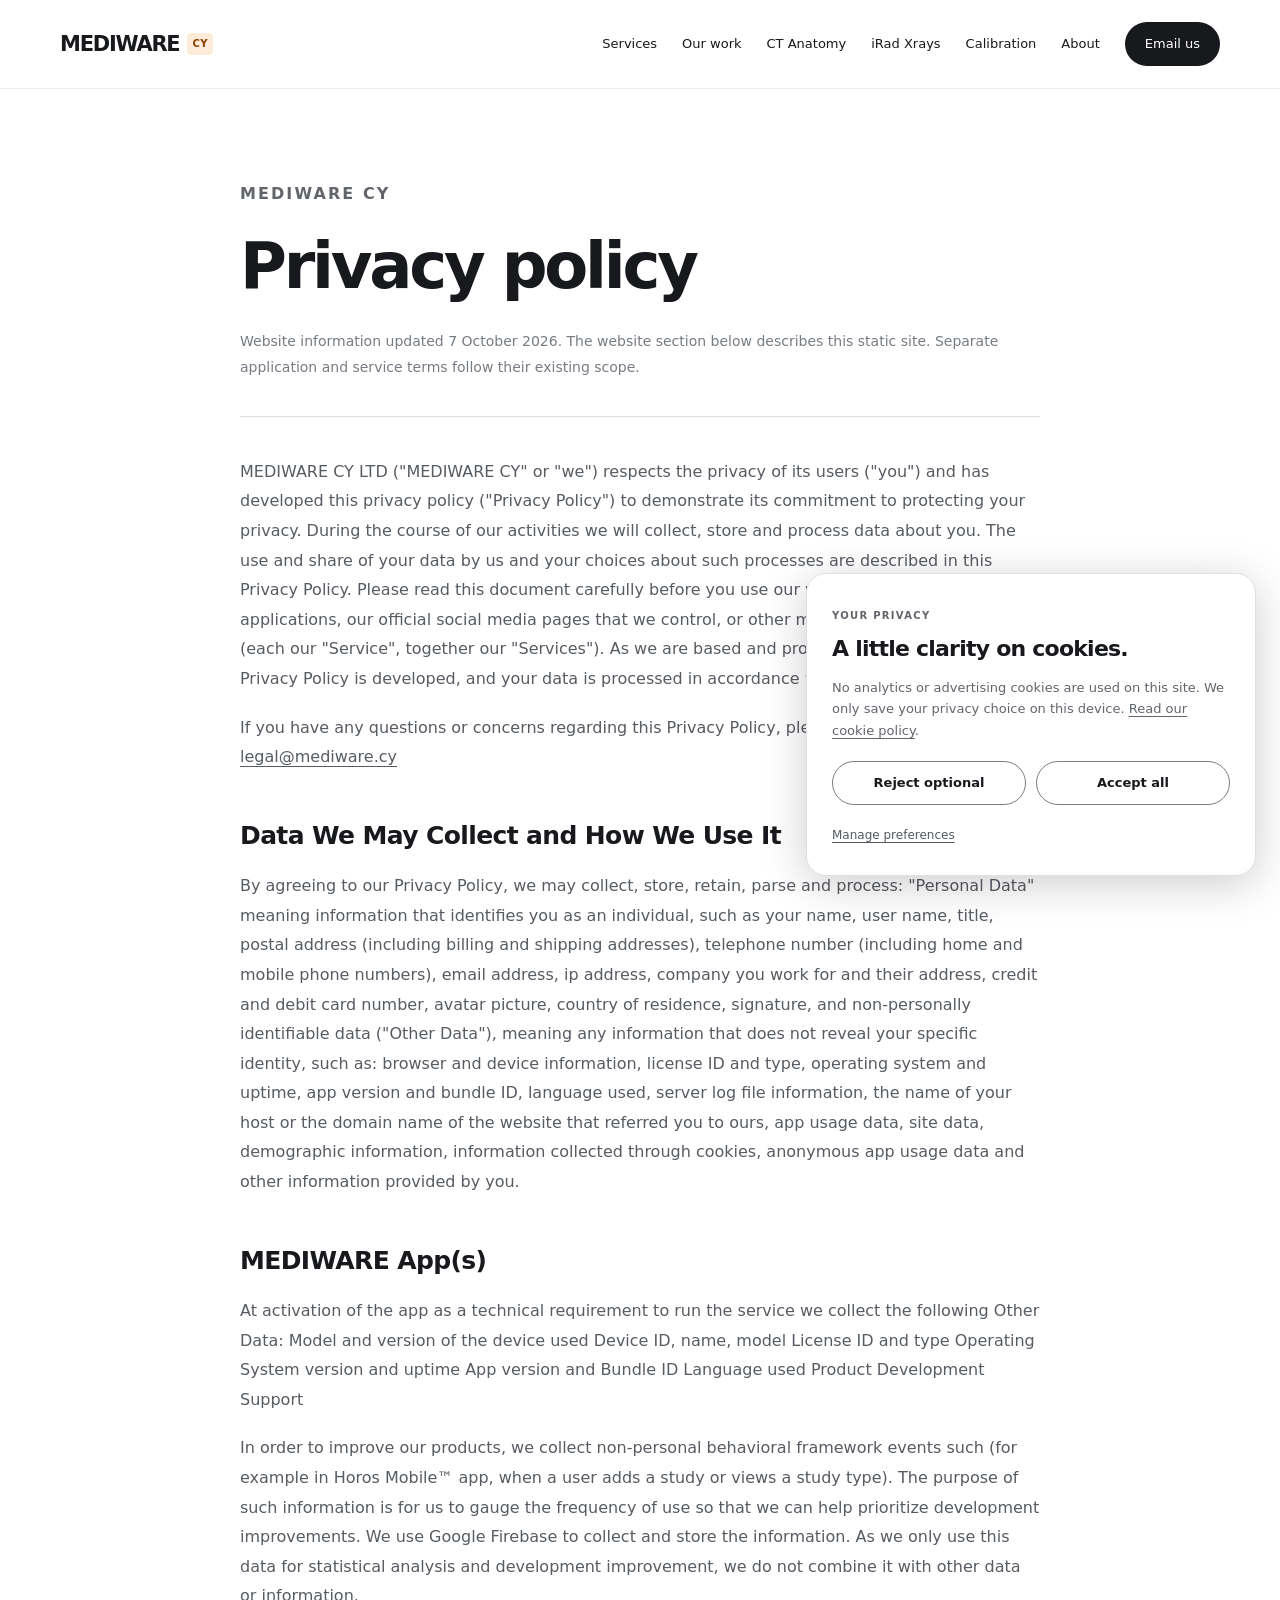
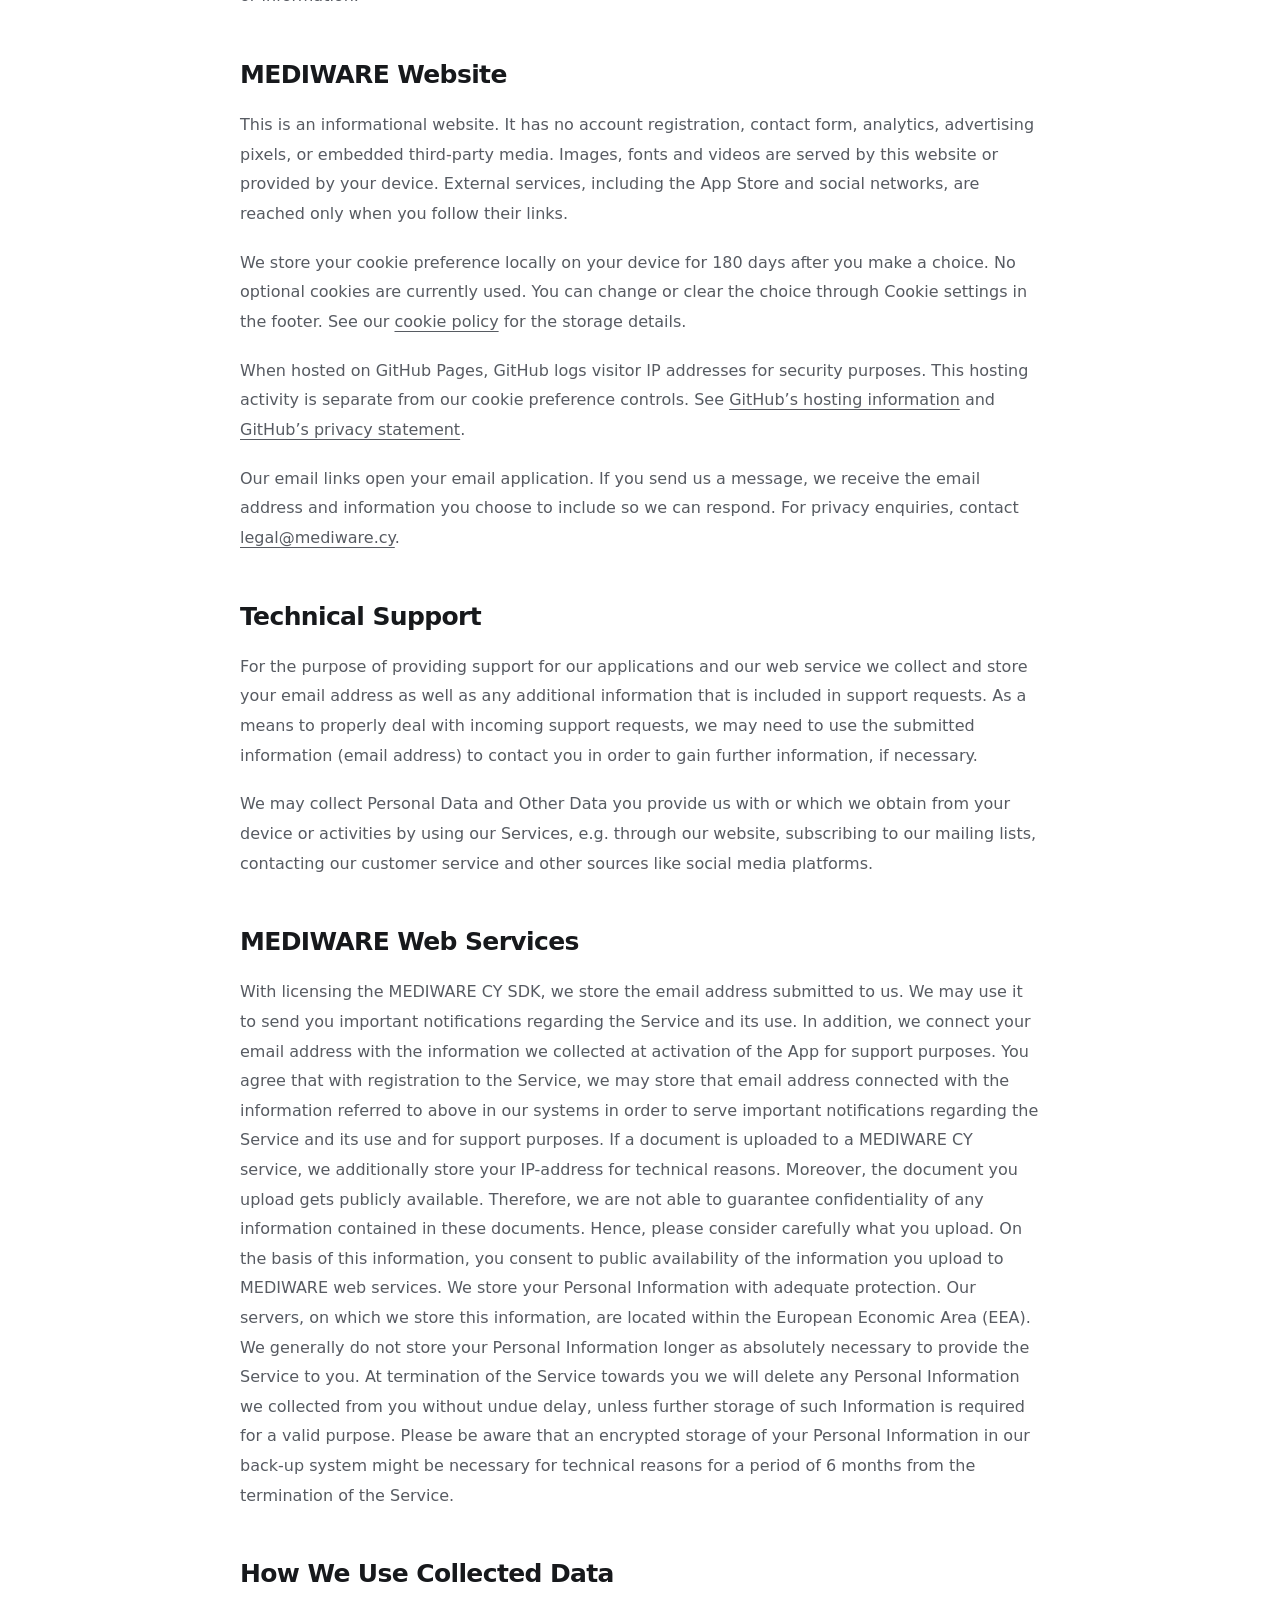
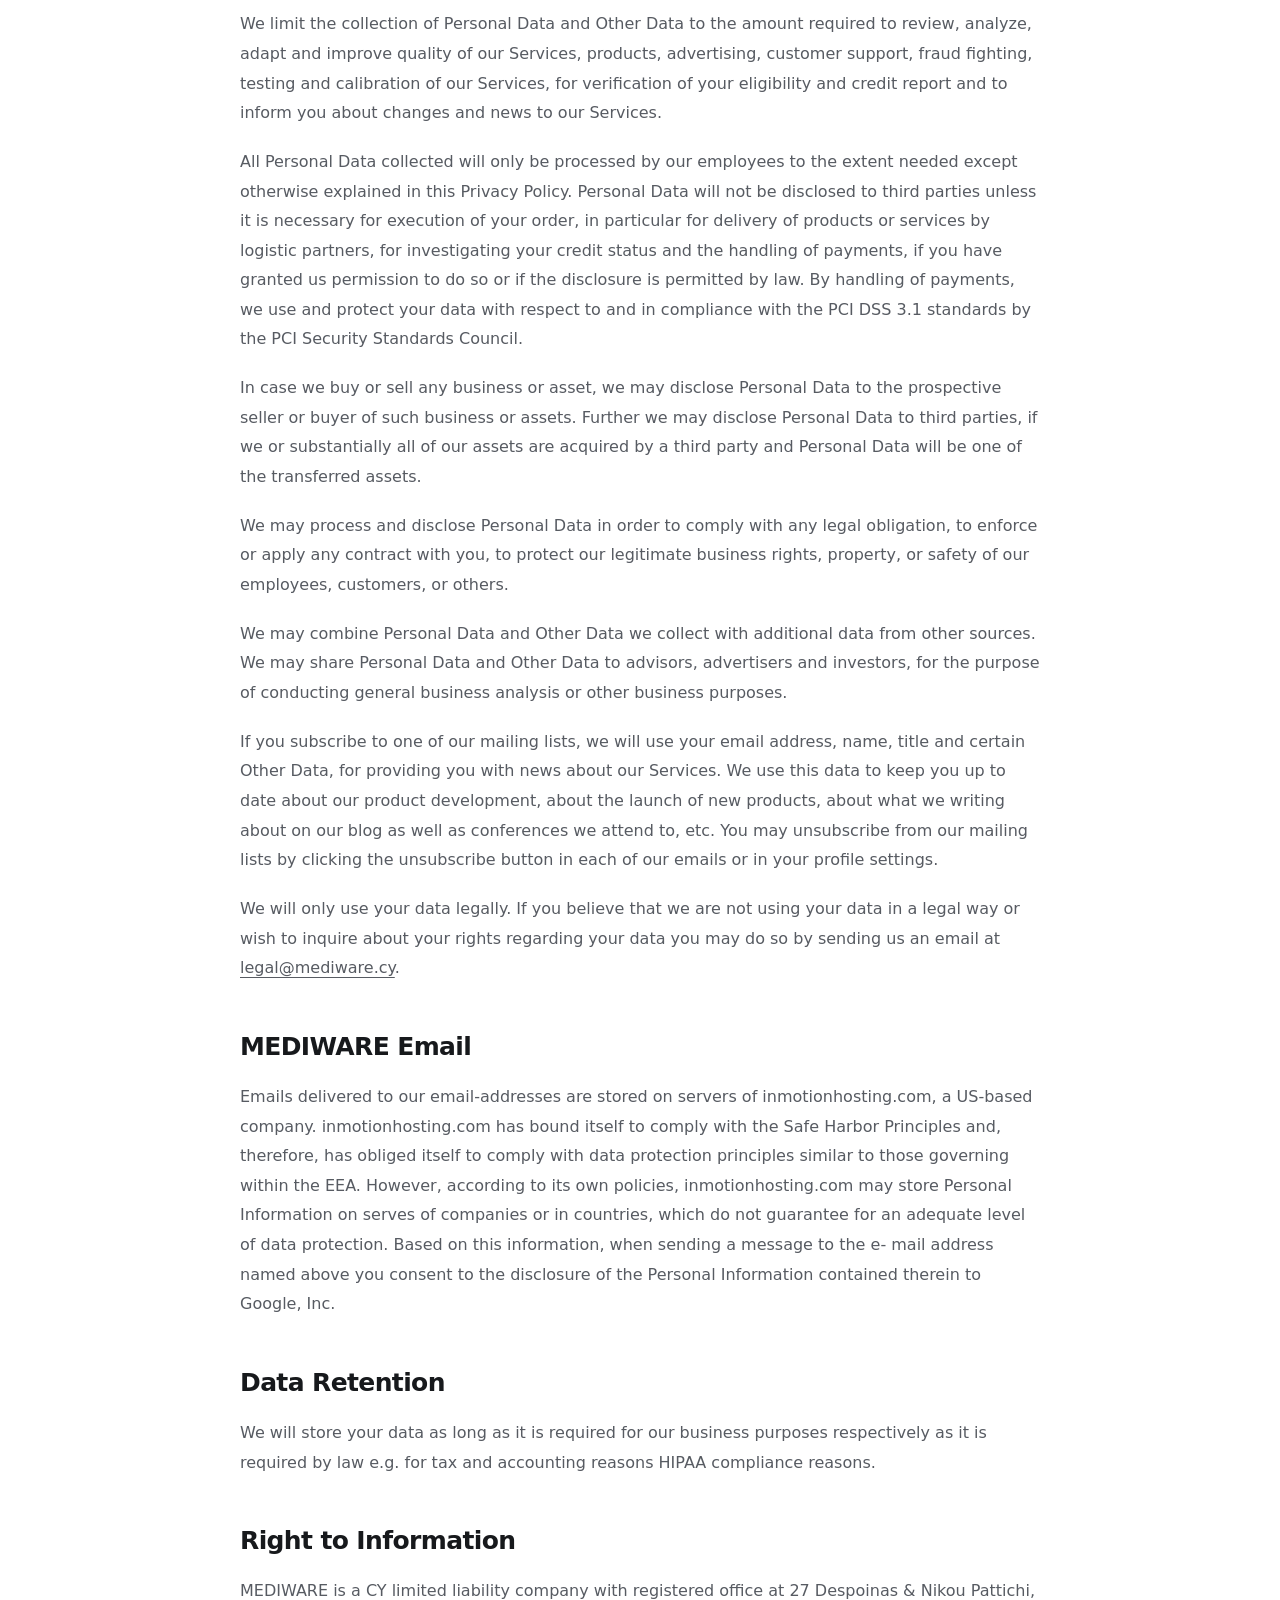
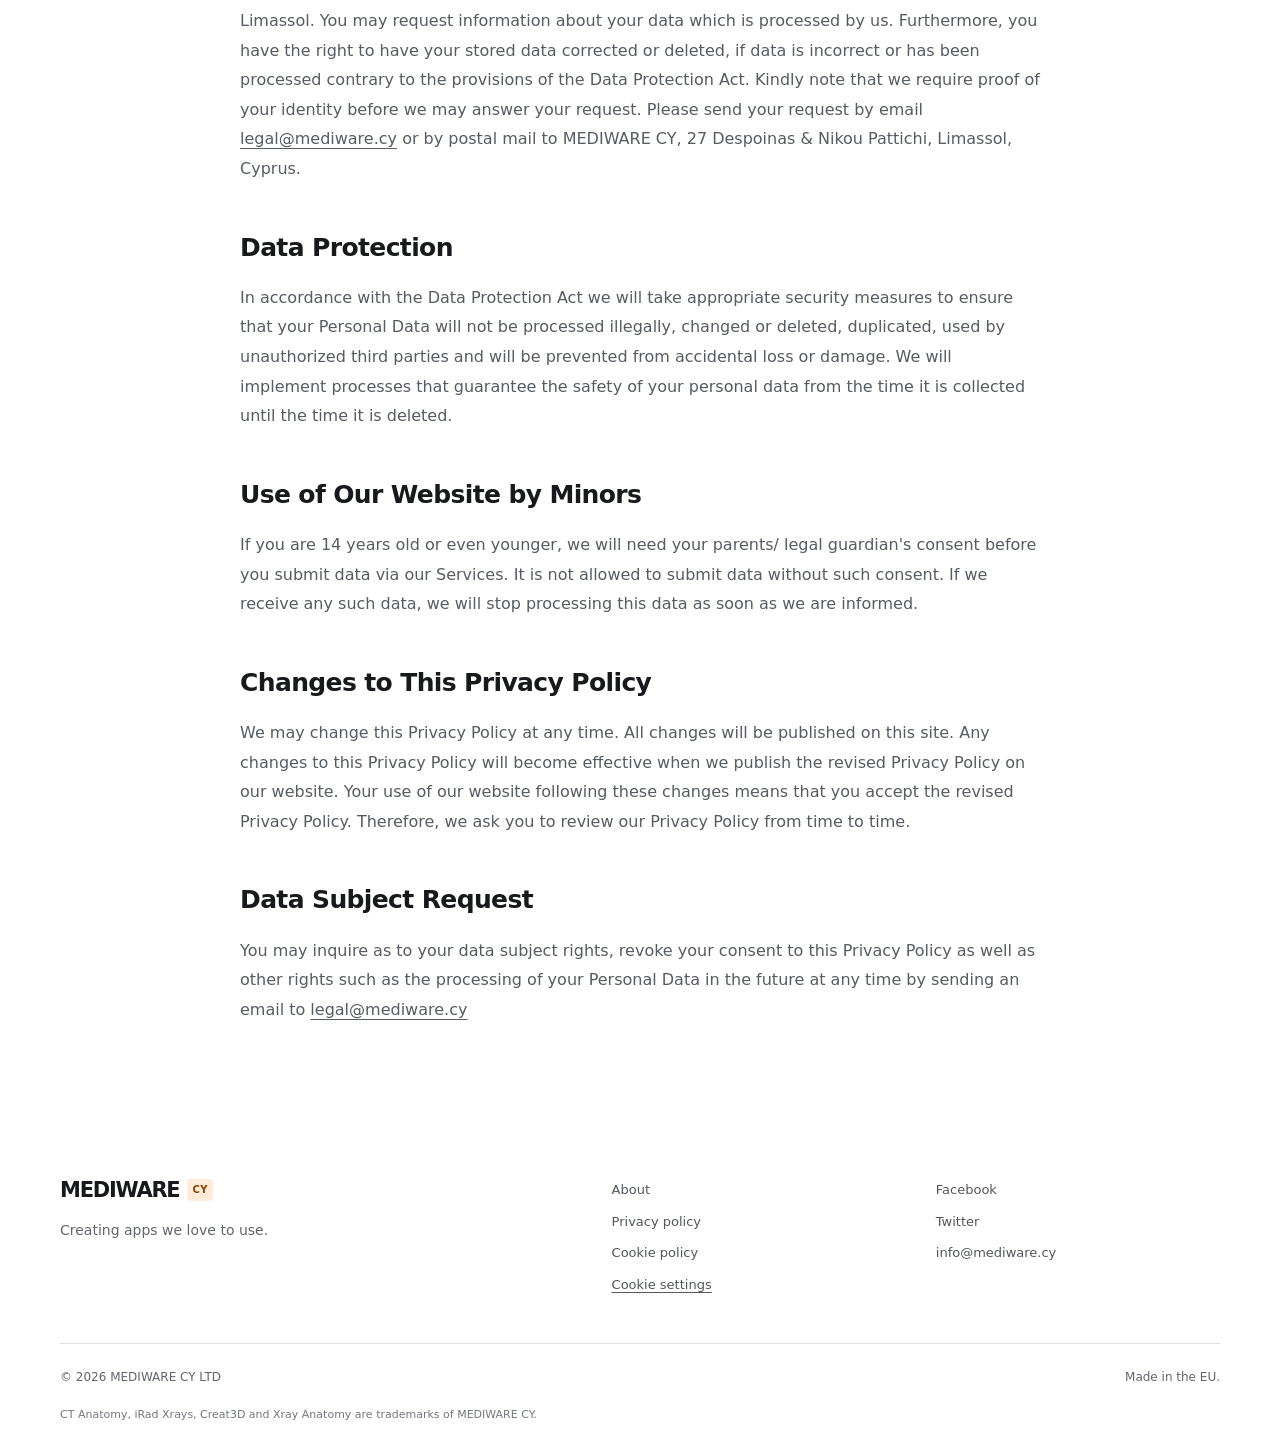
<file: privacy/index.html>
<!doctype html>
<html lang="en">
<head>
  <meta charset="utf-8">
  <meta name="viewport" content="width=device-width, initial-scale=1">
  <title>Privacy Policy | MEDIWARE CY</title>
  <meta name="description" content="The MEDIWARE CY privacy policy for its website, software, applications and services.">
  <meta name="theme-color" content="#111214">
  <link rel="canonical" href="https://mediware.cy/privacy/">
  <meta property="og:type" content="website">
  <meta property="og:site_name" content="MEDIWARE CY">
  <meta property="og:title" content="Privacy Policy | MEDIWARE CY">
  <meta property="og:description" content="The MEDIWARE CY privacy policy for its website, software, applications and services.">
  <meta property="og:url" content="https://mediware.cy/privacy/">
  <link rel="icon" href="../assets/favicon.svg" type="image/svg+xml">
  <link rel="stylesheet" href="../assets/styles.css?v=64ca970477d4">
  <script src="../assets/site.js" defer></script>
  <script type="module" src="../assets/privacy.mjs"></script>
  <meta name="robots" content="index, follow, max-image-preview:large">
  <meta property="og:locale" content="en_GB">
  <meta name="twitter:card" content="summary">
  <meta name="twitter:title" content="Privacy Policy | MEDIWARE CY">
  <meta name="twitter:description" content="The MEDIWARE CY privacy policy for its website, software, applications and services.">
  <script type="application/ld+json">{"@context": "https://schema.org", "@graph": [{"@type": "BreadcrumbList", "itemListElement": [{"@type": "ListItem", "position": 1, "name": "Home", "item": "https://mediware.cy/"}, {"@type": "ListItem", "position": 2, "name": "Privacy Policy", "item": "https://mediware.cy/privacy/"}]}]}</script>
</head>
<body class="page-privacy">
  <a class="skip-link" href="#main">Skip to main content</a>
  <header class="site-header">
    <div class="header-inner container">
      <a class="wordmark" href="../" aria-label="MEDIWARE CY home">MEDIWARE<span>CY</span></a>
      <nav class="desktop-nav" aria-label="Main navigation"><a href="../#ourservices">Services</a>
<a href="../usecases/">Our work</a>
<a href="../ctanatomy/">CT Anatomy</a>
<a href="../iradxrays/">iRad Xrays</a>
<a href="../gsdf/">Calibration</a>
<a href="../#aboutus">About</a>
<a class="nav-contact" href="mailto:info@mediware.cy">Email us</a></nav>
      <details class="mobile-menu">
        <summary>Menu</summary>
        <nav class="mobile-nav" aria-label="Mobile navigation"><a href="../#ourservices">Services</a>
<a href="../usecases/">Our work</a>
<a href="../ctanatomy/">CT Anatomy</a>
<a href="../iradxrays/">iRad Xrays</a>
<a href="../gsdf/">Calibration</a>
<a href="../#aboutus">About</a>
<a class="nav-contact" href="mailto:info@mediware.cy">Email us</a></nav>
      </details>
    </div>
  </header>
  <main id="main">
<article class="container privacy"><p class="eyebrow">MEDIWARE CY</p><h1>Privacy policy</h1><p class="policy-intro">Website information updated 7 October 2026. The website section below describes this static site. Separate application and service terms follow their existing scope.</p>
<p>MEDIWARE CY LTD (&quot;MEDIWARE CY&quot; or &quot;we&quot;) respects the privacy of its users (&quot;you&quot;) and has developed this privacy policy (&quot;Privacy Policy&quot;) to demonstrate its commitment to protecting your privacy. During the course of our activities we will collect, store and process data about you. The use and share of your data by us and your choices about such processes are described in this Privacy Policy. Please read this document carefully before you use our website, software, applications, our official social media pages that we control, or other mobile interactive features (each our &quot;Service&quot;, together our &quot;Services&quot;). As we are based and processing data in the EU, this Privacy Policy is developed, and your data is processed in accordance with the Data Protection Act.</p>
<p>If you have any questions or concerns regarding this Privacy Policy, please contact us by email: <a href="mailto:legal@mediware.cy">legal@mediware.cy</a></p>
<h2>Data We May Collect and How We Use It</h2>
<p>By agreeing to our Privacy Policy, we may collect, store, retain, parse and process: &quot;Personal Data&quot; meaning information that identifies you as an individual, such as your name, user name, title, postal address (including billing and shipping addresses), telephone number (including home and mobile phone numbers), email address, ip address, company you work for and their address, credit and debit card number, avatar picture, country of residence, signature, and non-personally identifiable data (&quot;Other Data&quot;), meaning any information that does not reveal your specific identity, such as: browser and device information, license ID and type, operating system and uptime, app version and bundle ID, language used, server log file information, the name of your host or the domain name of the website that referred you to ours, app usage data, site data, demographic information, information collected through cookies, anonymous app usage data and other information provided by you.</p>
<h2>MEDIWARE App(s)</h2>
<p>At activation of the app as a technical requirement to run the service we collect the following Other Data: Model and version of the device used Device ID, name, model License ID and type Operating System version and uptime App version and Bundle ID Language used Product Development Support</p>
<p>In order to improve our products, we collect non-personal behavioral framework events such (for example in Horos Mobile™ app, when a user adds a study or views a study type). The purpose of such information is for us to gauge the frequency of use so that we can help prioritize development improvements. We use Google Firebase to collect and store the information. As we only use this data for statistical analysis and development improvement, we do not combine it with other data or information.</p>
<h2>MEDIWARE Website</h2>
<p>This is an informational website. It has no account registration, contact form, analytics, advertising pixels, or embedded third-party media. Images, fonts and videos are served by this website or provided by your device. External services, including the App Store and social networks, are reached only when you follow their links.</p>
<p>We store your cookie preference locally on your device for 180 days after you make a choice. No optional cookies are currently used. You can change or clear the choice through Cookie settings in the footer. See our <a href="../cookies/">cookie policy</a> for the storage details.</p>
<p>When hosted on GitHub Pages, GitHub logs visitor IP addresses for security purposes. This hosting activity is separate from our cookie preference controls. See <a href="https://docs.github.com/en/pages/getting-started-with-github-pages/what-is-github-pages#data-collection">GitHub’s hosting information</a> and <a href="https://docs.github.com/en/site-policy/privacy-policies/github-general-privacy-statement">GitHub’s privacy statement</a>.</p>
<p>Our email links open your email application. If you send us a message, we receive the email address and information you choose to include so we can respond. For privacy enquiries, contact <a href="mailto:legal@mediware.cy">legal@mediware.cy</a>.</p>
<h2>Technical Support</h2>
<p>For the purpose of providing support for our applications and our web service we collect and store your email address as well as any additional information that is included in support requests. As a means to properly deal with incoming support requests, we may need to use the submitted information (email address) to contact you in order to gain further information, if necessary.</p>
<p>We may collect Personal Data and Other Data you provide us with or which we obtain from your device or activities by using our Services, e.g. through our website, subscribing to our mailing lists, contacting our customer service and other sources like social media platforms.</p>
<h2>MEDIWARE Web Services</h2>
<p>With licensing the MEDIWARE CY SDK, we store the email address submitted to us. We may use it to send you important notifications regarding the Service and its use. In addition, we connect your email address with the information we collected at activation of the App for support purposes. You agree that with registration to the Service, we may store that email address connected with the information referred to above in our systems in order to serve important notifications regarding the Service and its use and for support purposes. If a document is uploaded to a MEDIWARE CY service, we additionally store your IP-address for technical reasons. Moreover, the document you upload gets publicly available. Therefore, we are not able to guarantee confidentiality of any information contained in these documents. Hence, please consider carefully what you upload. On the basis of this information, you consent to public availability of the information you upload to MEDIWARE web services. We store your Personal Information with adequate protection. Our servers, on which we store this information, are located within the European Economic Area (EEA). We generally do not store your Personal Information longer as absolutely necessary to provide the Service to you. At termination of the Service towards you we will delete any Personal Information we collected from you without undue delay, unless further storage of such Information is required for a valid purpose. Please be aware that an encrypted storage of your Personal Information in our back-up system might be necessary for technical reasons for a period of 6 months from the termination of the Service.</p>
<h2>How We Use Collected Data</h2>
<p>We limit the collection of Personal Data and Other Data to the amount required to review, analyze, adapt and improve quality of our Services, products, advertising, customer support, fraud fighting, testing and calibration of our Services, for verification of your eligibility and credit report and to inform you about changes and news to our Services.</p>
<p>All Personal Data collected will only be processed by our employees to the extent needed except otherwise explained in this Privacy Policy. Personal Data will not be disclosed to third parties unless it is necessary for execution of your order, in particular for delivery of products or services by logistic partners, for investigating your credit status and the handling of payments, if you have granted us permission to do so or if the disclosure is permitted by law. By handling of payments, we use and protect your data with respect to and in compliance with the PCI DSS 3.1 standards by the PCI Security Standards Council.</p>
<p>In case we buy or sell any business or asset, we may disclose Personal Data to the prospective seller or buyer of such business or assets. Further we may disclose Personal Data to third parties, if we or substantially all of our assets are acquired by a third party and Personal Data will be one of the transferred assets.</p>
<p>We may process and disclose Personal Data in order to comply with any legal obligation, to enforce or apply any contract with you, to protect our legitimate business rights, property, or safety of our employees, customers, or others.</p>
<p>We may combine Personal Data and Other Data we collect with additional data from other sources. We may share Personal Data and Other Data to advisors, advertisers and investors, for the purpose of conducting general business analysis or other business purposes.</p>
<p>If you subscribe to one of our mailing lists, we will use your email address, name, title and certain Other Data, for providing you with news about our Services. We use this data to keep you up to date about our product development, about the launch of new products, about what we writing about on our blog as well as conferences we attend to, etc. You may unsubscribe from our mailing lists by clicking the unsubscribe button in each of our emails or in your profile settings.</p>
<p>We will only use your data legally. If you believe that we are not using your data in a legal way or wish to inquire about your rights regarding your data you may do so by sending us an email at <a href="mailto:legal@mediware.cy">legal@mediware.cy</a>.</p>
<h2>MEDIWARE Email</h2>
<p>Emails delivered to our email-addresses are stored on servers of inmotionhosting.com, a US-based company. inmotionhosting.com has bound itself to comply with the Safe Harbor Principles and, therefore, has obliged itself to comply with data protection principles similar to those governing within the EEA. However, according to its own policies, inmotionhosting.com may store Personal Information on serves of companies or in countries, which do not guarantee for an adequate level of data protection. Based on this information, when sending a message to the e- mail address named above you consent to the disclosure of the Personal Information contained therein to Google, Inc.</p>
<h2>Data Retention</h2>
<p>We will store your data as long as it is required for our business purposes respectively as it is required by law e.g. for tax and accounting reasons HIPAA compliance reasons.</p>
<h2>Right to Information</h2>
<p>MEDIWARE is a CY limited liability company with registered office at 27 Despoinas &amp; Nikou Pattichi, Limassol. You may request information about your data which is processed by us. Furthermore, you have the right to have your stored data corrected or deleted, if data is incorrect or has been processed contrary to the provisions of the Data Protection Act. Kindly note that we require proof of your identity before we may answer your request. Please send your request by email <a href="mailto:legal@mediware.cy">legal@mediware.cy</a> or by postal mail to MEDIWARE CY, 27 Despoinas &amp; Nikou Pattichi, Limassol, Cyprus.</p>
<h2>Data Protection</h2>
<p>In accordance with the Data Protection Act we will take appropriate security measures to ensure that your Personal Data will not be processed illegally, changed or deleted, duplicated, used by unauthorized third parties and will be prevented from accidental loss or damage. We will implement processes that guarantee the safety of your personal data from the time it is collected until the time it is deleted.</p>
<h2>Use of Our Website by Minors</h2>
<p>If you are 14 years old or even younger, we will need your parents/ legal guardian&#x27;s consent before you submit data via our Services. It is not allowed to submit data without such consent. If we receive any such data, we will stop processing this data as soon as we are informed.</p>
<h2>Changes to This Privacy Policy</h2>
<p>We may change this Privacy Policy at any time. All changes will be published on this site. Any changes to this Privacy Policy will become effective when we publish the revised Privacy Policy on our website. Your use of our website following these changes means that you accept the revised Privacy Policy. Therefore, we ask you to review our Privacy Policy from time to time.</p>
<h2>Data Subject Request</h2>
<p>You may inquire as to your data subject rights, revoke your consent to this Privacy Policy as well as other rights such as the processing of your Personal Data in the future at any time by sending an email to <a href="mailto:legal@mediware.cy">legal@mediware.cy</a></p>
</article>
  </main>
  <footer class="site-footer">
    <div class="container">
      <div class="footer-top">
        <div><a class="wordmark" href="../" aria-label="MEDIWARE CY home">MEDIWARE<span>CY</span></a><p>Creating apps we love to use.</p></div>
        <nav class="footer-links" aria-label="Footer navigation"><a href="../#aboutus">About</a><a href="../privacy/">Privacy policy</a><a href="../cookies/">Cookie policy</a><button type="button" data-cookie-settings hidden>Cookie settings</button></nav>
        <div class="social-links"><a href="https://www.facebook.com/icatsolutionsltd">Facebook</a><a href="https://twitter.com/iCatSoftware">Twitter</a><a href="mailto:info@mediware.cy">info@mediware.cy</a></div>
      </div>
      <div class="footer-bottom"><p>© 2026 MEDIWARE CY LTD</p><p>Made in the EU.</p></div>
      <p class="trademarks">CT Anatomy, iRad Xrays, Creat3D and Xray Anatomy are trademarks of MEDIWARE CY.</p>
      <p class="privacy-status" role="status" data-cookie-status></p>
    </div>
  </footer>
<section class="cookie-banner" aria-labelledby="cookie-title" hidden>
    <div class="cookie-heading"><span class="eyebrow">Your privacy</span><h2 id="cookie-title">A little clarity on cookies.</h2></div>
    <p>No analytics or advertising cookies are used on this site. We only save your privacy choice on this device. <a href="../cookies/">Read our cookie policy</a>.</p>
    <div class="cookie-actions"><button type="button" data-cookie-choice="essential">Reject optional</button><button type="button" data-cookie-choice="accepted">Accept all</button></div>
    <button class="text-button" type="button" data-cookie-settings>Manage preferences</button>
  </section>
  <dialog class="cookie-dialog" aria-labelledby="cookie-dialog-title">
    <div class="dialog-header"><h2 id="cookie-dialog-title">Cookie preferences</h2><button type="button" class="text-button" data-cookie-close>Close</button></div>
    <p>You can use every part of this website without accepting optional cookies.</p>
    <div class="cookie-category"><h3>Essential preference storage</h3><span>Always active after your choice</span><p>Remembers your selection on this device for 180 days. It does not track you and is not sent to us.</p></div>
    <div class="cookie-category"><h3>Optional cookies</h3><span>Not used</span><p>There are currently no analytics, advertising, or third-party media cookies. Neither choice enables tracking or gives permission for future services.</p></div>
    <p>Change your choice or clear the saved preference at any time using Cookie settings in the footer. <a href="../cookies/">Full cookie policy</a>.</p>
    <div class="cookie-actions"><button type="button" data-cookie-choice="essential">Reject optional</button><button type="button" data-cookie-choice="accepted">Accept all</button></div>
    <button type="button" class="text-button" data-cookie-reset>Clear saved preference</button>
  </dialog>
</body>
</html>
</file>
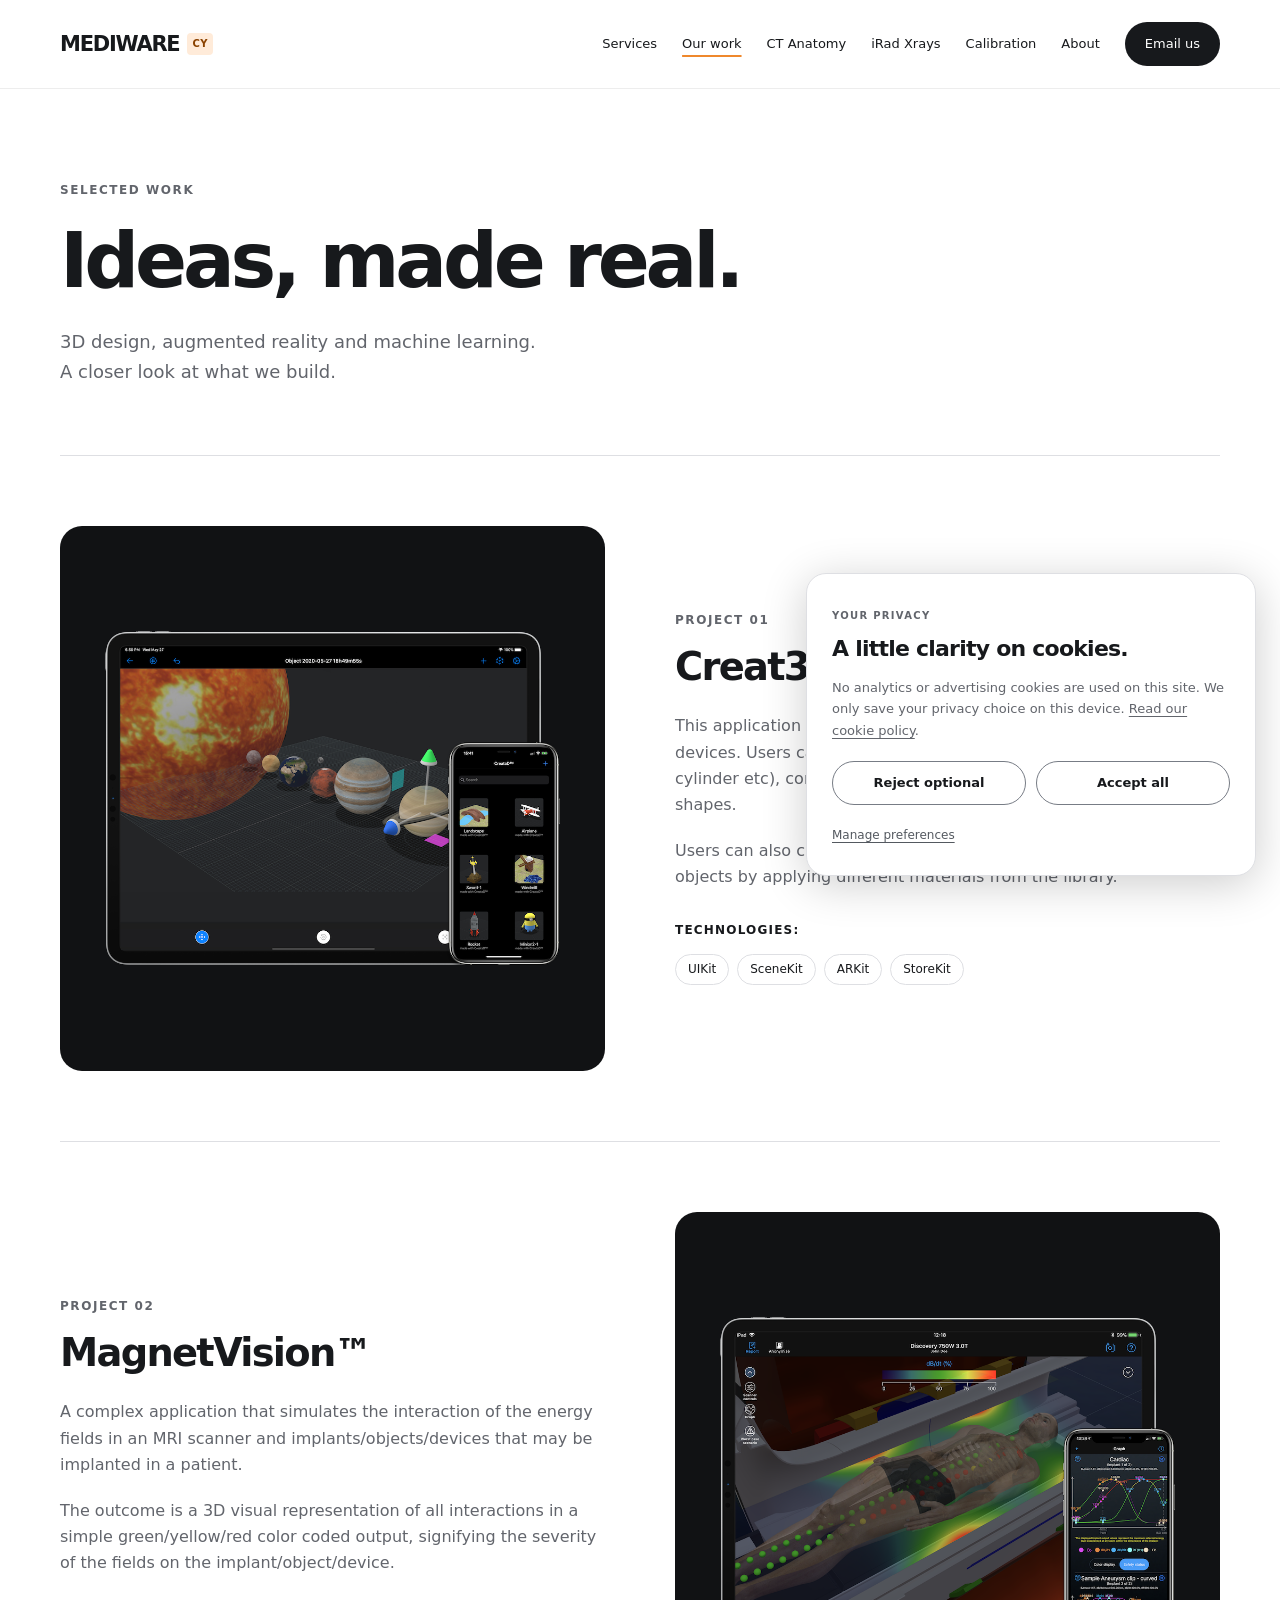
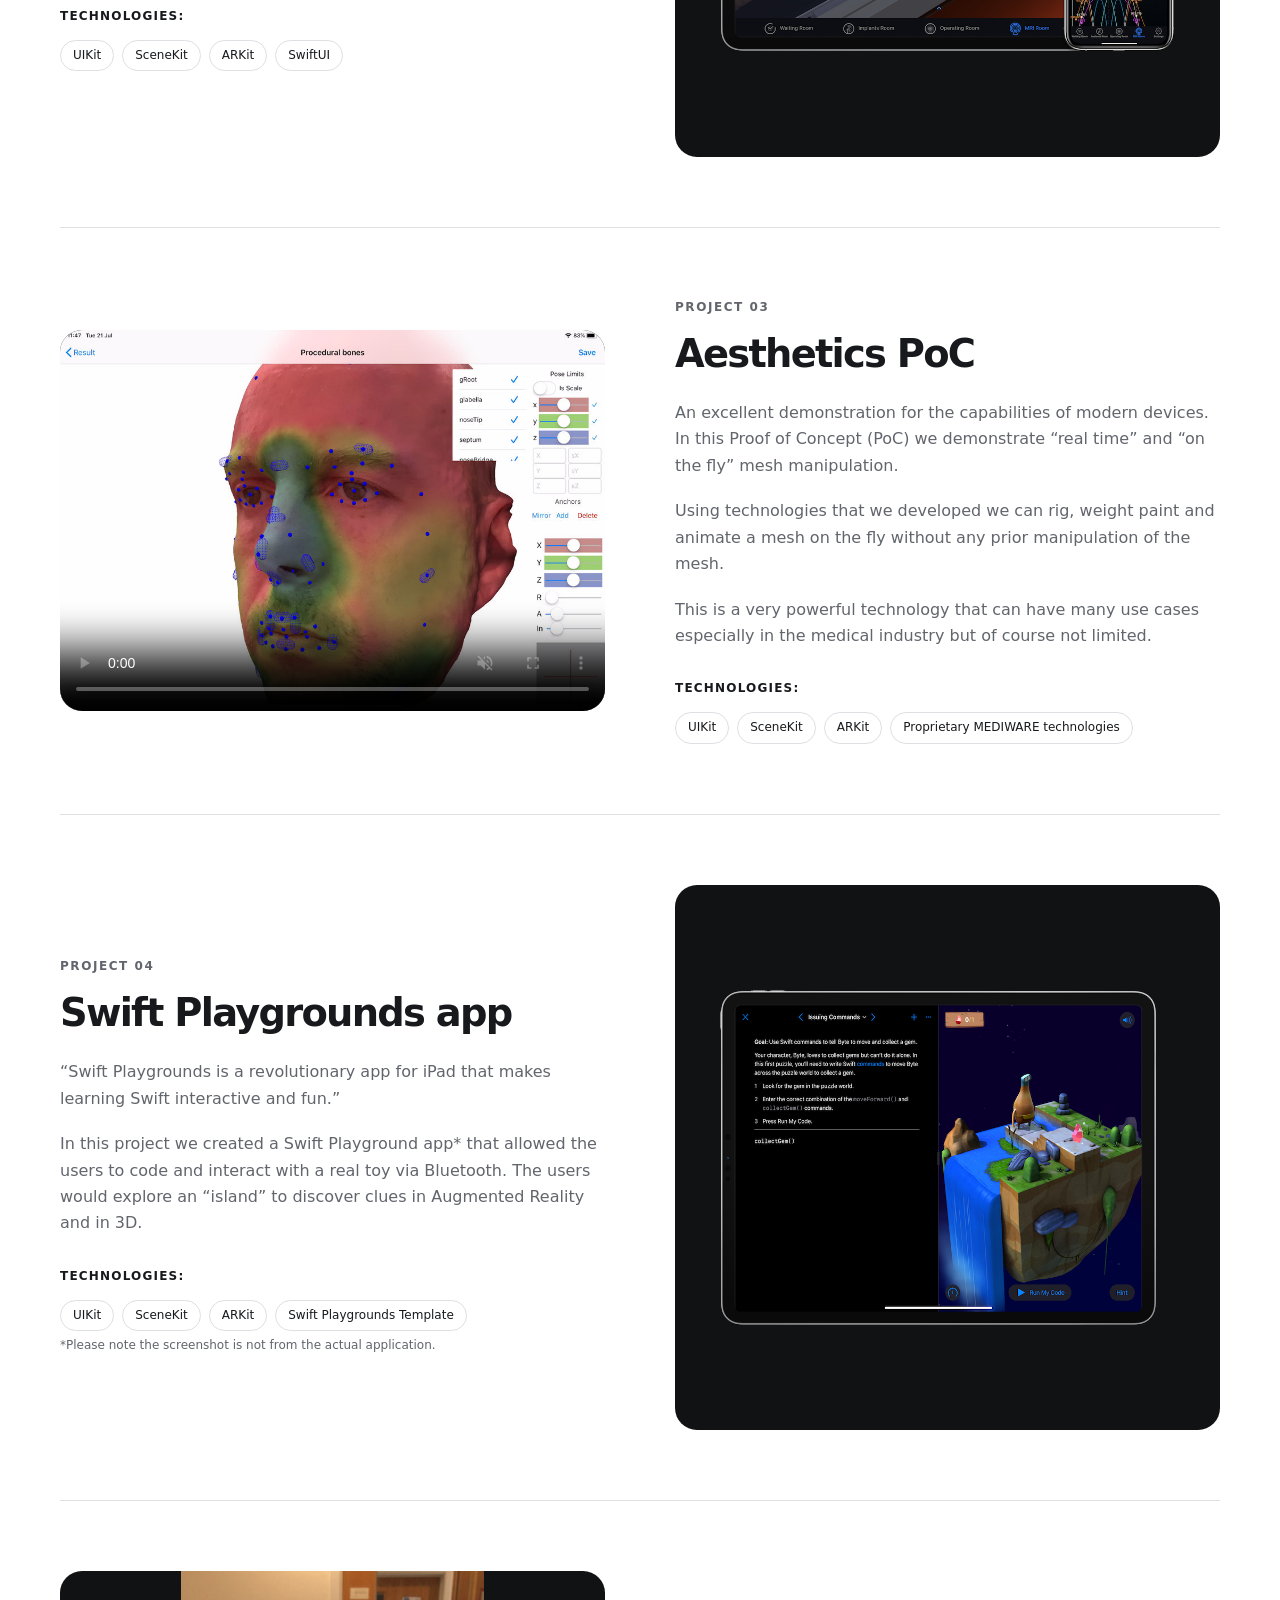
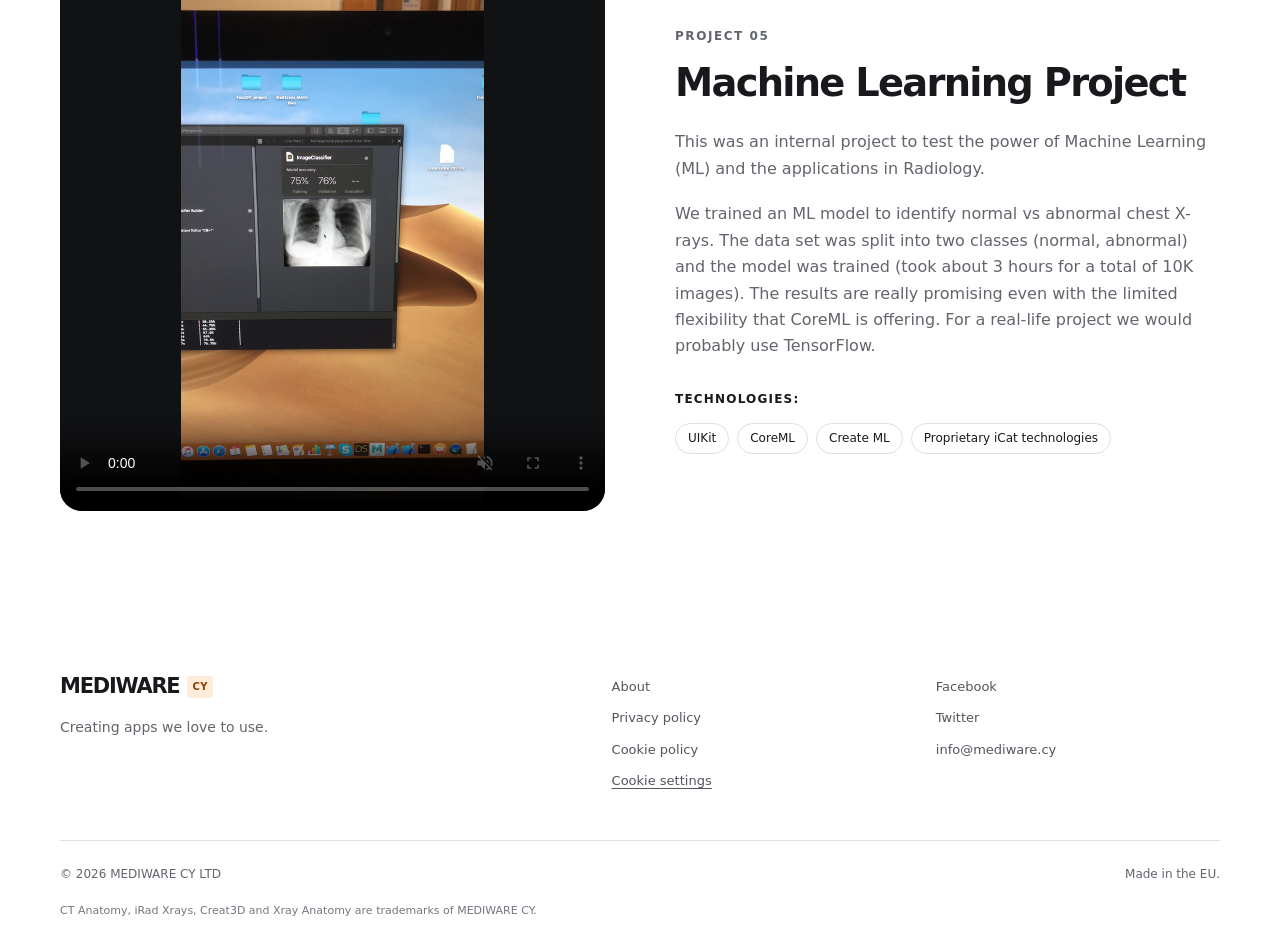
<file: usecases/index.html>
<!doctype html>
<html lang="en">
<head>
  <meta charset="utf-8">
  <meta name="viewport" content="width=device-width, initial-scale=1">
  <title>Software Development Projects | MEDIWARE CY</title>
  <meta name="description" content="Explore MEDIWARE projects in 3D design, MRI simulation, augmented reality, Swift Playgrounds and machine learning.">
  <meta name="theme-color" content="#111214">
  <link rel="canonical" href="https://mediware.cy/usecases/">
  <meta property="og:type" content="website">
  <meta property="og:site_name" content="MEDIWARE CY">
  <meta property="og:title" content="Software Development Projects | MEDIWARE CY">
  <meta property="og:description" content="Explore MEDIWARE projects in 3D design, MRI simulation, augmented reality, Swift Playgrounds and machine learning.">
  <meta property="og:url" content="https://mediware.cy/usecases/">
  <link rel="icon" href="../assets/favicon.svg" type="image/svg+xml">
  <link rel="stylesheet" href="../assets/styles.css?v=64ca970477d4">
  <script src="../assets/site.js" defer></script>
  <script type="module" src="../assets/privacy.mjs"></script>
  <meta name="robots" content="index, follow, max-image-preview:large">
  <meta property="og:locale" content="en_GB">
  <meta name="twitter:card" content="summary">
  <meta name="twitter:title" content="Software Development Projects | MEDIWARE CY">
  <meta name="twitter:description" content="Explore MEDIWARE projects in 3D design, MRI simulation, augmented reality, Swift Playgrounds and machine learning.">
  <script type="application/ld+json">{"@context": "https://schema.org", "@graph": [{"@type": "BreadcrumbList", "itemListElement": [{"@type": "ListItem", "position": 1, "name": "Home", "item": "https://mediware.cy/"}, {"@type": "ListItem", "position": 2, "name": "Software Development Projects", "item": "https://mediware.cy/usecases/"}]}]}</script>
</head>
<body class="page-usecases">
  <a class="skip-link" href="#main">Skip to main content</a>
  <header class="site-header">
    <div class="header-inner container">
      <a class="wordmark" href="../" aria-label="MEDIWARE CY home">MEDIWARE<span>CY</span></a>
      <nav class="desktop-nav" aria-label="Main navigation"><a href="../#ourservices">Services</a>
<a href="../usecases/" aria-current="page">Our work</a>
<a href="../ctanatomy/">CT Anatomy</a>
<a href="../iradxrays/">iRad Xrays</a>
<a href="../gsdf/">Calibration</a>
<a href="../#aboutus">About</a>
<a class="nav-contact" href="mailto:info@mediware.cy">Email us</a></nav>
      <details class="mobile-menu">
        <summary>Menu</summary>
        <nav class="mobile-nav" aria-label="Mobile navigation"><a href="../#ourservices">Services</a>
<a href="../usecases/" aria-current="page">Our work</a>
<a href="../ctanatomy/">CT Anatomy</a>
<a href="../iradxrays/">iRad Xrays</a>
<a href="../gsdf/">Calibration</a>
<a href="../#aboutus">About</a>
<a class="nav-contact" href="mailto:info@mediware.cy">Email us</a></nav>
      </details>
    </div>
  </header>
  <main id="main">
<header class="page-intro container"><p class="eyebrow">Selected work</p><h1>Ideas, made real.</h1><p>3D design, augmented reality and machine learning.<br>A closer look at what we build.</p></header>
<section class="use-case container"><div class="case-media"><img src="../assets/images/creat3d.png" alt="Creat3D mobile CAD editor" class="" loading="eager" decoding="async"  width="1024" height="797"></div><div class="case-copy"><p class="eyebrow">Project 01</p><h2>Creat3D™</h2><p>This application was developed as a mini CAD 3D editor for mobile devices. Users can import any primitive shapes (e.g. cube, sphere, cylinder etc), combine and subtract them to create complex 3D shapes.</p><p>Users can also customize the appearance (textures) of the created objects by applying different materials from the library.</p><h3>Technologies:</h3><ul><li>UIKit</li><li>SceneKit</li><li>ARKit</li><li>StoreKit</li></ul></div></section>
<section class="use-case container"><div class="case-media"><img src="../assets/images/magnetvision.png" alt="MagnetVision MRI energy field simulation" class="" loading="lazy" decoding="async"  width="1024" height="797"></div><div class="case-copy"><p class="eyebrow">Project 02</p><h2>MagnetVision™</h2><p>A complex application that simulates the interaction of the energy fields in an MRI scanner and implants/objects/devices that may be implanted in a patient.</p><p>The outcome is a 3D visual representation of all interactions in a simple green/yellow/red color coded output, signifying the severity of the fields on the implant/object/device.</p><h3>Technologies:</h3><ul><li>UIKit</li><li>SceneKit</li><li>ARKit</li><li>SwiftUI</li></ul></div></section>
<section class="use-case container"><div class="case-media"><video autoplay controls muted loop playsinline preload="metadata" poster="../assets/images/aesthetics-poster.jpg" aria-label="Aesthetics proof of concept: real-time mesh animation"><source src="../assets/video/aesthetics.mp4" type="video/mp4"><a href="../assets/video/aesthetics.mp4">Watch the aesthetics demonstration</a></video></div><div class="case-copy"><p class="eyebrow">Project 03</p><h2>Aesthetics PoC</h2><p>An excellent demonstration for the capabilities of modern devices. In this Proof of Concept (PoC) we demonstrate “real time” and “on the fly” mesh manipulation.</p><p>Using technologies that we developed we can rig, weight paint and animate a mesh on the fly without any prior manipulation of the mesh.</p><p>This is a very powerful technology that can have many use cases especially in the medical industry but of course not limited.</p><h3>Technologies:</h3><ul><li>UIKit</li><li>SceneKit</li><li>ARKit</li><li>Proprietary MEDIWARE technologies</li></ul></div></section>
<section class="use-case container"><div class="case-media"><img src="../assets/images/swift-playgrounds.png" alt="Illustration of Swift Playgrounds, not the actual application" class="" loading="lazy" decoding="async"  width="1024" height="797"></div><div class="case-copy"><p class="eyebrow">Project 04</p><h2>Swift Playgrounds app</h2><p>“Swift Playgrounds is a revolutionary app for iPad that makes learning Swift interactive and fun.”</p><p>In this project we created a Swift Playground app* that allowed the users to code and interact with a real toy via Bluetooth. The users would explore an “island” to discover clues in Augmented Reality and in 3D.</p><h3>Technologies:</h3><ul><li>UIKit</li><li>SceneKit</li><li>ARKit</li><li>Swift Playgrounds Template</li></ul><p><small>*Please note the screenshot is not from the actual application.</small></p></div></section>
<section class="use-case container"><div class="case-media"><video autoplay controls muted loop playsinline preload="metadata" poster="../assets/images/machine-learning-poster.jpg" aria-label="Machine learning chest X-ray classification demonstration"><source src="../assets/video/machine-learning.mp4" type="video/mp4"><a href="../assets/video/machine-learning.mp4">Watch the machine learning demonstration</a></video></div><div class="case-copy"><p class="eyebrow">Project 05</p><h2>Machine Learning Project</h2><p>This was an internal project to test the power of Machine Learning (ML) and the applications in Radiology.</p><p>We trained an ML model to identify normal vs abnormal chest X-rays. The data set was split into two classes (normal, abnormal) and the model was trained (took about 3 hours for a total of 10K images). The results are really promising even with the limited flexibility that CoreML is offering. For a real-life project we would probably use TensorFlow.</p><h3>Technologies:</h3><ul><li>UIKit</li><li>CoreML</li><li>Create ML</li><li>Proprietary iCat technologies</li></ul></div></section>

  </main>
  <footer class="site-footer">
    <div class="container">
      <div class="footer-top">
        <div><a class="wordmark" href="../" aria-label="MEDIWARE CY home">MEDIWARE<span>CY</span></a><p>Creating apps we love to use.</p></div>
        <nav class="footer-links" aria-label="Footer navigation"><a href="../#aboutus">About</a><a href="../privacy/">Privacy policy</a><a href="../cookies/">Cookie policy</a><button type="button" data-cookie-settings hidden>Cookie settings</button></nav>
        <div class="social-links"><a href="https://www.facebook.com/icatsolutionsltd">Facebook</a><a href="https://twitter.com/iCatSoftware">Twitter</a><a href="mailto:info@mediware.cy">info@mediware.cy</a></div>
      </div>
      <div class="footer-bottom"><p>© 2026 MEDIWARE CY LTD</p><p>Made in the EU.</p></div>
      <p class="trademarks">CT Anatomy, iRad Xrays, Creat3D and Xray Anatomy are trademarks of MEDIWARE CY.</p>
      <p class="privacy-status" role="status" data-cookie-status></p>
    </div>
  </footer>
<section class="cookie-banner" aria-labelledby="cookie-title" hidden>
    <div class="cookie-heading"><span class="eyebrow">Your privacy</span><h2 id="cookie-title">A little clarity on cookies.</h2></div>
    <p>No analytics or advertising cookies are used on this site. We only save your privacy choice on this device. <a href="../cookies/">Read our cookie policy</a>.</p>
    <div class="cookie-actions"><button type="button" data-cookie-choice="essential">Reject optional</button><button type="button" data-cookie-choice="accepted">Accept all</button></div>
    <button class="text-button" type="button" data-cookie-settings>Manage preferences</button>
  </section>
  <dialog class="cookie-dialog" aria-labelledby="cookie-dialog-title">
    <div class="dialog-header"><h2 id="cookie-dialog-title">Cookie preferences</h2><button type="button" class="text-button" data-cookie-close>Close</button></div>
    <p>You can use every part of this website without accepting optional cookies.</p>
    <div class="cookie-category"><h3>Essential preference storage</h3><span>Always active after your choice</span><p>Remembers your selection on this device for 180 days. It does not track you and is not sent to us.</p></div>
    <div class="cookie-category"><h3>Optional cookies</h3><span>Not used</span><p>There are currently no analytics, advertising, or third-party media cookies. Neither choice enables tracking or gives permission for future services.</p></div>
    <p>Change your choice or clear the saved preference at any time using Cookie settings in the footer. <a href="../cookies/">Full cookie policy</a>.</p>
    <div class="cookie-actions"><button type="button" data-cookie-choice="essential">Reject optional</button><button type="button" data-cookie-choice="accepted">Accept all</button></div>
    <button type="button" class="text-button" data-cookie-reset>Clear saved preference</button>
  </dialog>
</body>
</html>
</file>
<file: assets/styles.css>
:root {
  color-scheme: light;
  --ink: #17191c;
  --muted: #62656c;
  --surface: #f5f5f7;
  --surface-blue: #edf3f8;
  --line: #dedfe3;
  --orange: #ef882c;
  --width: 1160px;
  --font-sans: system-ui, -apple-system, BlinkMacSystemFont, 'Segoe UI', sans-serif;
}

* { box-sizing: border-box; }
html { scroll-behavior: smooth; scroll-padding-top: 110px; }
body { margin: 0; background: #fff; color: var(--ink); font: 17px/1.65 var(--font-sans); -webkit-font-smoothing: antialiased; }
img, video { display: block; max-width: 100%; }
img { height: auto; }
a { color: inherit; text-underline-offset: .25em; }
a:hover { text-decoration-thickness: 2px; }
button, summary { font: inherit; cursor: pointer; }
button { color: inherit; }
:focus-visible { outline: 3px solid #2672cf; outline-offset: 5px; }
h1, h2, h3, p, figure, blockquote { margin: 0; }
h1, h2, h3 { text-wrap: balance; }
p + p { margin-top: 1.2em; }
[hidden] { display: none !important; }
.container { width: min(var(--width), calc(100% - 80px)); margin-inline: auto; }
.eyebrow { font-size: 12px; font-weight: 650; letter-spacing: .13em; line-height: 1.5; text-transform: uppercase; }
.accent { color: var(--orange); }
.skip-link { position: fixed; top: -100px; left: 20px; z-index: 100; padding: 12px 20px; background: #fff; color: #111; border-radius: 8px; }
.skip-link:focus { top: 16px; }
.visually-hidden { position: absolute; width: 1px; height: 1px; padding: 0; margin: -1px; overflow: hidden; clip-path: inset(50%); white-space: nowrap; border: 0; }

/* A quiet, persistent frame around the content. */
.site-header { position: sticky; top: 0; z-index: 20; background: rgb(255 255 255 / 96%); border-bottom: 1px solid rgb(0 0 0 / 7%); backdrop-filter: blur(16px); }
.header-inner { min-height: 88px; display: flex; justify-content: space-between; align-items: center; gap: 36px; }
.wordmark { display: inline-flex; align-items: center; gap: 8px; color: var(--ink); font-size: 21px; font-weight: 800; line-height: 1; letter-spacing: -.06em; text-decoration: none; white-space: nowrap; }
.wordmark span { font-size: 10px; font-weight: 700; letter-spacing: .04em; color: #8a4200; background: #ffebd9; padding: 6px 5px; border-radius: 4px; }
.desktop-nav { display: flex; align-items: center; gap: 25px; }
.desktop-nav a, .mobile-nav a { font-size: 13px; font-weight: 500; text-decoration: none; }
.desktop-nav a:hover, .desktop-nav a[aria-current="page"] { text-decoration: underline; text-decoration-color: var(--orange); text-decoration-thickness: 2px; text-underline-offset: 7px; }
.desktop-nav .nav-contact { background: var(--ink); color: #fff; padding: 11px 20px; border-radius: 100px; }
.desktop-nav .nav-contact:hover { background: #35383e; text-decoration: none; }
.mobile-menu { display: none; }

/* Homepage */
.hero { position: relative; isolation: isolate; min-height: 710px; display: flex; align-items: center; overflow: hidden; color: #fff; background: #171819 url('images/hero-waves.jpg') center/cover; }
.hero-video { position: absolute; inset: 0; width: 100%; height: 100%; object-fit: cover; z-index: -2; }
.hero::after { content: ''; position: absolute; inset: 0; z-index: -1; background: linear-gradient(90deg, rgb(8 9 11 / 93%), rgb(8 9 11 / 64%) 55%, rgb(8 9 11 / 24%)); }
.hero-content { padding-block: 96px 74px; }
.hero .eyebrow { color: #d8d8dc; margin-bottom: 28px; }
.hero h1 { font-size: clamp(3.1rem, 6.7vw, 5.9rem); font-weight: 650; line-height: 1.04; letter-spacing: -.055em; max-width: 850px; }
.hero .tagline { color: #c9cbd0; margin-top: 30px; font-size: 19px; line-height: 1.65; }
.hero-actions { display: flex; flex-wrap: wrap; gap: 12px; margin-top: 38px; }
.button { display: inline-flex; justify-content: center; align-items: center; min-height: 52px; padding: 13px 25px; border: 1px solid transparent; border-radius: 100px; background: var(--orange); color: #17191c; text-align: center; font-size: 14px; font-weight: 650; text-decoration: none; transition: background .2s, transform .2s; }
.button:hover { background: #ffa34f; transform: translateY(-2px); text-decoration: none; }
.button-ghost { background: transparent; color: #fff; border-color: #74767b; }
.button-ghost:hover { background: rgb(255 255 255 / 12%); }
.hero-specialties { list-style: none; display: flex; flex-wrap: wrap; gap: 18px 35px; margin: 62px 0 0; padding: 26px 0 0; max-width: 735px; border-top: 1px solid rgb(255 255 255 / 22%); color: #c5c8ce; font-size: 12px; letter-spacing: .02em; }
.motion-button { position: absolute; right: 22px; bottom: 20px; padding: 7px 13px; border: 1px solid #75777d; border-radius: 100px; background: rgb(8 9 11 / 75%); color: #ddd; font-size: 11px; }
.section { padding: 112px 0; }
.section-heading { display: flex; justify-content: space-between; align-items: flex-end; gap: 48px; margin-bottom: 60px; }
.section-heading .eyebrow, .about-heading .eyebrow { color: var(--muted); margin-bottom: 18px; }
.section-title { font-size: clamp(2.4rem, 4.4vw, 3.7rem); line-height: 1.08; letter-spacing: -.05em; font-weight: 620; }
.section-subtitle { max-width: 360px; color: var(--muted); line-height: 1.7; padding-bottom: 3px; }
.service-grid { display: grid; grid-template-columns: repeat(4, minmax(0, 1fr)); gap: 28px; }
.service { border-top: 1px solid var(--line); padding-top: 23px; }
.item-number { display: block; font-size: 13px; font-weight: 500; color: #7e8188; font-variant-numeric: tabular-nums; margin-bottom: 36px; }
.service h3 { font-size: 22px; font-weight: 600; letter-spacing: -.03em; line-height: 1.25; margin-bottom: 17px; }
.service p { font-size: 15px; color: var(--muted); }
.service .aside { margin-top: 10px; font-size: 13px; }
.contact-link { margin-top: 46px; }
.outline-button { display: inline-flex; align-items: center; justify-content: center; padding: 11px 24px; border: 1px solid #afb2b8; border-radius: 100px; font-size: 14px; font-weight: 600; text-decoration: none; transition: background .2s; }
.outline-button:hover { background: var(--surface); text-decoration: none; }
.apps { background: var(--surface); }
.app-grid { display: grid; grid-template-columns: 1fr 1fr; gap: 26px; }
.app-card { display: flex; flex-direction: column; align-items: flex-start; background: #fff; border: 1px solid #e5e6ea; border-radius: 26px; padding: 44px; overflow: hidden; }
.app-card > a:first-child { margin-bottom: 36px; }
.app-icon { width: 136px; height: 136px; object-fit: cover; border-radius: 50%; box-shadow: 0 8px 20px #0002; transition: transform .25s; }
.app-card > a:first-child:hover .app-icon { transform: translateY(-4px); }
.app-icon--ct-anatomy { background: var(--orange); }
.app-card .eyebrow { font-size: 11px; color: var(--muted); letter-spacing: .12em; }
.app-card h3 { font-size: 40px; font-weight: 650; line-height: 1.15; letter-spacing: -.05em; margin-top: 10px; margin-bottom: 23px; }
.app-card h3 a { text-decoration: none; }
.app-card h3 a:hover { text-decoration: underline; text-decoration-thickness: 2px; }
.app-card .app-description { font-size: 18px; color: var(--muted); }
.app-card .app-award { font-size: 14px; color: #975016; border-top: 1px solid #e7e7eb; padding-top: 24px; margin-top: 30px; }
.app-card blockquote { font-size: 16px; color: var(--muted); }
.app-card blockquote cite { display: block; font-size: 12px; color: var(--ink); margin-top: 22px; font-style: normal; }
.store-link { display: inline-block; }
.app-card .store-link { margin-top: auto; padding-top: 36px; }
.store-badge { width: 160px; height: auto; }
.about > .container { display: grid; grid-template-columns: .9fr 1.1fr; gap: 90px; }
.about-story { padding-top: 36px; }
.about-story p { color: var(--muted); }
.about-story strong { color: var(--ink); font-weight: 550; }
.experience { color: var(--muted); font-size: 13px; margin-top: 40px; }
.experience strong { display: block; color: var(--ink); font-size: 92px; font-weight: 600; letter-spacing: -.07em; line-height: 1.1; }
.contact { background: #141517; color: #fff; padding: 100px 0; }
.contact-inner { display: flex; align-items: flex-end; justify-content: space-between; gap: 45px; }
.contact .eyebrow { color: #b9bdc4; margin-bottom: 22px; }
.contact h2 { font-size: clamp(2.5rem, 5.3vw, 4.5rem); font-weight: 550; line-height: 1.1; letter-spacing: -.05em; }
.email { overflow-wrap: anywhere; }
.contact .email { color: #ffa755; font-size: clamp(1.2rem, 2.7vw, 2rem); font-weight: 450; letter-spacing: -.03em; margin-bottom: 9px; text-decoration-thickness: 1px; text-underline-offset: 10px; }

/* Shared footer */
.site-footer { background: #fff; padding: 65px 0 24px; font-size: 13px; }
.footer-top { display: grid; grid-template-columns: 1.8fr 1fr 1fr; gap: 40px; padding-bottom: 48px; }
.footer-top p { color: var(--muted); margin-top: 16px; font-size: 14px; }
.footer-links, .social-links { display: flex; flex-direction: column; align-items: flex-start; gap: 10px; }
.footer-links a, .social-links a { text-decoration: none; color: #53565d; }
.footer-links a:hover, .social-links a:hover { text-decoration: underline; }
.footer-links button { border: 0; padding: 0; background: none; color: #53565d; font-size: inherit; text-decoration: underline; text-underline-offset: 3px; }
.footer-bottom { border-top: 1px solid var(--line); padding-top: 24px; display: flex; justify-content: space-between; gap: 20px; color: var(--muted); font-size: 12px; }
.footer-bottom p + p { margin: 0; }
.trademarks { margin-top: 18px; color: #73767d; font-size: 11px; }
.privacy-status:empty { display: none; }
.privacy-status { color: var(--muted); margin-top: 18px; }

/* Product pages */
.product-hero { padding: 90px 0; }
.product-hero.ct { background: #fff0e2; }
.product-hero.irad { color: var(--ink); background: var(--surface-blue); }
.product-hero-inner { display: grid; grid-template-columns: 1.3fr 1fr; align-items: center; gap: 70px; }
.product-hero .eyebrow { color: #785638; margin-bottom: 22px; }
.product-hero.irad .eyebrow { color: #4e6477; }
.product-hero h1 { font: 650 clamp(3.3rem, 6vw, 5.2rem)/1.08 var(--font-sans); letter-spacing: -.06em; white-space: normal; }
.product-hero .tagline { font-size: clamp(1.25rem, 2vw, 1.65rem); line-height: 1.45; letter-spacing: -.025em; max-width: 370px; margin-top: 22px; color: #5d4c3e; }
.product-hero.irad .tagline { color: #4e6477; }
.product-hero .store-link { margin-top: 30px; }
.product-logo { width: min(100%, 320px); margin-inline: auto; border-radius: 50%; box-shadow: 0 18px 45px #0002; }
.product-hero.ct .product-logo { background: var(--orange); }
.product-hero.irad .product-logo { background: #25292e; }
.product-logo img { width: 100%; border-radius: 50%; }
.product-stats { display: flex; justify-content: space-between; gap: 50px; align-items: center; padding-block: 44px; border-bottom: 1px solid var(--line); }
.product-stats h2 { font-size: 14px; font-weight: 500; color: var(--muted); }
.stats { display: flex; gap: 90px; }
.stats p { color: var(--muted); margin: 0; font-size: 13px; }
.stats strong { display: block; font-size: 40px; font-weight: 600; color: var(--ink); letter-spacing: -.055em; line-height: 1.2; margin-bottom: 6px; }
.product-details > h2 { font-size: clamp(2rem, 4vw, 3.2rem); font-weight: 600; letter-spacing: -.045em; line-height: 1.15; margin-bottom: 26px; max-width: 750px; }
.product-details > p { max-width: 840px; color: var(--muted); }
.feature-list { list-style: none; padding: 28px 0 0; margin: 28px 0 0; display: grid; grid-template-columns: 1fr 1fr; gap: 18px 36px; max-width: 900px; border-top: 1px solid var(--line); }
.feature-list li { padding-left: 16px; border-left: 2px solid var(--orange); font-size: 15px; color: var(--muted); }
.feature-grid { display: grid; grid-template-columns: repeat(3, minmax(0, 1fr)); gap: 26px; margin-top: 65px; }
.feature { border: 1px solid var(--line); border-radius: 22px; overflow: hidden; }
.feature-media { height: 290px; display: grid; place-items: center; padding: 24px; background: var(--surface); }
.feature-media img { max-height: 240px; width: auto; max-width: 100%; object-fit: contain; }
.feature-media video { width: 100%; max-height: 240px; border-radius: 8px; background: #111; }
.feature-copy { padding: 30px 26px; }
.feature-copy h3 { font-size: 23px; font-weight: 600; line-height: 1.2; letter-spacing: -.035em; margin-bottom: 20px; }
.feature-copy p { font-size: 15px; line-height: 1.65; color: var(--muted); }

/* Portfolio */
.page-intro { padding-block: 92px 68px; }
.page-intro .eyebrow { margin-bottom: 20px; color: var(--muted); }
.page-intro h1 { font-size: clamp(3rem, 6vw, 5rem); font-weight: 600; line-height: 1.1; letter-spacing: -.055em; }
.page-intro > p:last-child { margin-top: 24px; color: var(--muted); font-size: 18px; }
.use-case { display: grid; grid-template-columns: 1fr 1fr; align-items: center; gap: 70px; padding-block: 70px; border-top: 1px solid var(--line); }
.use-case:last-child { padding-bottom: 100px; }
.case-media { background: #111214; display: grid; place-items: center; overflow: hidden; border-radius: 22px; min-width: 0; }
.case-media img { width: 100%; aspect-ratio: 1; object-fit: contain; }
.case-media video { width: 100%; max-height: 540px; object-fit: contain; background: #111214; }
.case-copy { min-width: 0; }
.case-copy .eyebrow { color: var(--muted); margin-bottom: 16px; }
.case-copy h2 { font-size: clamp(2rem, 3vw, 2.7rem); font-weight: 600; line-height: 1.12; letter-spacing: -.045em; margin-bottom: 25px; }
.case-copy > p:not(.eyebrow) { font-size: 16px; color: var(--muted); }
.case-copy h3 { font-size: 12px; text-transform: uppercase; letter-spacing: .1em; font-weight: 600; margin-top: 30px; }
.case-copy ul { display: flex; flex-wrap: wrap; list-style: none; gap: 8px; padding: 0; margin: 13px 0 0; }
.case-copy li { border: 1px solid #dedfe3; padding: 5px 12px; border-radius: 100px; font-size: 12px; }
.case-copy small { font-size: 12px; }
.use-case:nth-of-type(even) .case-media { order: 2; }
.use-case:nth-of-type(even) .case-copy { order: 1; }

/* Calibration and policy pages */
.gsdf-top { background: #141517; color: #fff; padding: 100px 0; }
.gsdf-intro .eyebrow { color: #ffab62; margin-bottom: 28px; }
.gsdf-intro h1 { font-size: clamp(2.7rem, 5.5vw, 4.7rem); font-weight: 550; line-height: 1.1; letter-spacing: -.05em; max-width: 860px; margin-bottom: 32px; }
.gsdf-intro > p:last-child { max-width: 800px; color: #c0c3ca; font-size: 19px; line-height: 1.75; }
.gsdf-services { display: grid; grid-template-columns: 1fr 1fr; gap: 65px 85px; padding-block: 100px; }
.gsdf-services article { border-top: 1px solid var(--line); padding-top: 24px; }
.gsdf-services h2 { font-size: 28px; font-weight: 550; line-height: 1.2; letter-spacing: -.035em; margin-bottom: 24px; }
.gsdf-services p { font-size: 16px; color: var(--muted); }
.gsdf-cta { padding: 90px 0; background: var(--surface); }
.gsdf-cta h2 { font-size: clamp(2rem, 3.6vw, 3rem); font-weight: 600; line-height: 1.15; letter-spacing: -.04em; margin-bottom: 26px; max-width: 700px; }
.gsdf-cta p { color: var(--muted); }
.gsdf-cta .email { display: inline-block; margin-top: 30px; font-size: 24px; font-weight: 500; }
.privacy { padding-block: 90px; max-width: 800px; overflow-wrap: anywhere; }
.privacy .eyebrow { color: var(--muted); margin-bottom: 22px; }
.privacy h1 { font-size: clamp(2.6rem, 5vw, 4rem); font-weight: 600; line-height: 1.1; letter-spacing: -.05em; margin-bottom: 28px; }
.privacy h2 { font-size: 25px; font-weight: 600; line-height: 1.25; letter-spacing: -.025em; margin: 48px 0 20px; }
.privacy p { line-height: 1.85; color: #575b62; font-size: 16px; }
.privacy .policy-intro { padding-bottom: 35px; margin-bottom: 40px; border-bottom: 1px solid var(--line); color: #777b83; font-size: 14px; }
.storage-details { display: grid; grid-template-columns: 110px 1fr; gap: 16px 28px; padding: 26px; border: 1px solid var(--line); border-radius: 16px; margin: 30px 0; font-size: 14px; }
.storage-details dt { font-weight: 600; }
.storage-details dd { margin: 0; color: var(--muted); }
.storage-details code { font-family: ui-monospace, monospace; overflow-wrap: anywhere; }
.not-found { min-height: 85vh; display: flex; flex-direction: column; align-items: center; justify-content: center; padding: 60px 24px; text-align: center; background: var(--surface); }
.not-found h1 { font-size: clamp(2.5rem, 5vw, 4rem); font-weight: 600; line-height: 1.1; letter-spacing: -.05em; margin-bottom: 24px; }
.not-found p { color: var(--muted); }
.not-found .button { margin-top: 32px; }

/* Native buttons and dialog keep privacy choices accessible. */
.cookie-banner { position: fixed; z-index: 30; bottom: 24px; right: 24px; width: min(450px, calc(100% - 48px)); max-height: calc(100dvh - 48px); overflow: auto; background: #fff; border: 1px solid var(--line); border-radius: 20px; padding: 25px; box-shadow: 0 8px 45px #0003; }
.cookie-heading .eyebrow { color: var(--muted); font-size: 10px; }
.cookie-banner h2 { font-size: 22px; font-weight: 600; line-height: 1.25; letter-spacing: -.035em; margin-top: 8px; margin-bottom: 14px; }
.cookie-banner p { color: var(--muted); font-size: 13px; line-height: 1.65; }
.cookie-actions { display: flex; gap: 10px; margin: 20px 0 14px; }
.cookie-actions button { flex: 1; min-height: 44px; padding: 10px 15px; border: 1px solid #777c85; border-radius: 100px; background: #fff; color: var(--ink); font-size: 13px; font-weight: 550; }
.cookie-actions button:hover { background: #eceef1; }
.text-button { background: none; border: 0; padding: 4px 0; color: #545960; font-size: 12px; text-decoration: underline; text-underline-offset: 3px; }
.cookie-dialog { color: var(--ink); width: min(580px, calc(100% - 32px)); max-height: calc(100dvh - 48px); overflow: auto; padding: 32px; border: 1px solid var(--line); border-radius: 24px; box-shadow: 0 25px 100px #0004; }
.cookie-dialog::backdrop { background: rgb(10 12 15 / 50%); backdrop-filter: blur(4px); }
.dialog-header { display: flex; gap: 20px; justify-content: space-between; align-items: flex-start; margin-bottom: 20px; }
.dialog-header h2 { font-size: 27px; font-weight: 600; line-height: 1.2; letter-spacing: -.035em; }
.cookie-dialog p { font-size: 14px; color: var(--muted); }
.cookie-category { padding: 22px 0; border-top: 1px solid var(--line); margin-top: 22px; }
.cookie-category + .cookie-category { margin-top: 0; }
.cookie-category h3 { font-size: 17px; font-weight: 600; margin-bottom: 6px; }
.cookie-category span { display: block; font-size: 12px; font-weight: 600; color: #7f450f; margin-bottom: 12px; }

@media (max-width: 1080px) {
  .desktop-nav { display: none; }
  .header-inner { min-height: 76px; }
  .mobile-menu { display: block; }
  .mobile-menu summary { font-size: 14px; font-weight: 550; padding: 10px 18px; border: 1px solid #cccfd4; border-radius: 100px; }
  .mobile-nav { position: absolute; top: 100%; left: 0; right: 0; display: grid; grid-template-columns: 1fr 1fr; gap: 0 32px; padding: 18px 40px 26px; background: #fff; border-bottom: 1px solid var(--line); box-shadow: 0 14px 22px #0001; max-height: calc(100dvh - 76px); overflow-y: auto; }
  .mobile-nav a { padding: 13px 0; border-bottom: 1px solid #eee; font-size: 15px; }
  .mobile-nav a[aria-current="page"] { color: #98500f; }
  .mobile-nav .nav-contact { font-weight: 650; }
  .service-grid { grid-template-columns: 1fr 1fr; gap: 42px; }
  .app-card { padding: 34px; }
  .about > .container { gap: 50px; }
  .product-hero-inner { gap: 45px; }
  .feature-grid { gap: 16px; }
  .feature-copy { padding: 24px 20px; }
  .feature-copy h3 { font-size: 21px; }
  .feature-media { padding: 18px; }
  .use-case { gap: 45px; }
}
@media (max-width: 760px) {
  html { scroll-padding-top: 95px; }
  .container { width: calc(100% - 48px); }
  .hero { min-height: 660px; }
  .hero-content { padding-block: 78px 88px; }
  .hero h1 { font-size: clamp(3rem, 9vw, 4.5rem); }
  .hero-specialties { gap: 12px 22px; font-size: 11px; margin-top: 44px; }
  .section { padding-block: 76px; }
  .section-heading { flex-direction: column; align-items: flex-start; gap: 25px; margin-bottom: 42px; }
  .section-title { font-size: 44px; }
  .section-subtitle { font-size: 16px; }
  .service-grid { gap: 36px 24px; }
  .app-grid { grid-template-columns: 1fr; }
  .app-card { padding: 36px; }
  .app-icon { width: 120px; height: 120px; }
  .app-card h3 { font-size: 38px; }
  .about > .container { grid-template-columns: 1fr; gap: 40px; }
  .about-heading { position: relative; }
  .experience { margin-top: 30px; }
  .experience strong { font-size: 76px; }
  .about-story { padding: 0; }
  .contact { padding-block: 74px; }
  .contact-inner { flex-direction: column; align-items: flex-start; gap: 40px; }
  .contact h2 { font-size: 50px; }
  .contact .email { font-size: 25px; }
  .footer-top { grid-template-columns: 1fr 1fr; gap: 36px; }
  .footer-top > div:first-child { grid-column: 1 / -1; }
  .footer-bottom { flex-direction: column; gap: 8px; }
  .product-hero { padding-block: 65px; }
  .product-hero-inner { grid-template-columns: 1fr; gap: 45px; }
  .product-hero h1 { font-size: clamp(3rem, 9vw, 4.3rem); }
  .product-logo { width: 230px; }
  .product-stats { flex-direction: column; align-items: flex-start; gap: 26px; }
  .stats { gap: 70px; }
  .feature-grid { grid-template-columns: 1fr; gap: 24px; margin-top: 42px; }
  .feature { display: grid; grid-template-columns: .8fr 1.2fr; }
  .feature-media { height: 100%; min-height: 260px; }
  .feature-media img, .feature-media video { max-height: 260px; }
  .feature-copy { padding: 28px; }
  .feature-list { grid-template-columns: 1fr; }
  .page-intro { padding-block: 64px 45px; }
  .page-intro h1 { font-size: 52px; }
  .use-case { grid-template-columns: 1fr; gap: 35px; padding-block: 45px; }
  .use-case:nth-of-type(even) .case-media, .use-case:nth-of-type(even) .case-copy { order: initial; }
  .case-media img { aspect-ratio: 4 / 3; }
  .case-copy h2 { font-size: 36px; }
  .gsdf-top { padding-block: 76px; }
  .gsdf-intro h1 { font-size: 48px; }
  .gsdf-intro > p:last-child { font-size: 17px; }
  .gsdf-services { gap: 45px 32px; padding-block: 70px; }
  .gsdf-services h2 { font-size: 25px; }
  .privacy { padding-block: 65px; }
}
@media (max-width: 460px) {
  .container { width: calc(100% - 40px); }
  .header-inner { min-height: 70px; gap: 20px; }
  .wordmark { font-size: 20px; }
  .mobile-menu summary { padding: 8px 14px; font-size: 13px; }
  .mobile-nav { padding-inline: 20px; column-gap: 20px; max-height: calc(100dvh - 70px); }
  .hero { min-height: 630px; }
  .hero h1 { font-size: clamp(2.65rem, 11.5vw, 3.4rem); }
  .hero .eyebrow { font-size: 10px; letter-spacing: .09em; }
  .hero .tagline { font-size: 16px; }
  .hero .tagline br { display: none; }
  .hero-actions { gap: 10px; }
  .hero-actions .button { font-size: 12px; padding: 12px 17px; min-height: 48px; }
  .hero-specialties { column-gap: 18px; }
  .section-title { font-size: 40px; }
  .service-grid { grid-template-columns: 1fr; }
  .item-number { margin-bottom: 22px; }
  .service h3 { font-size: 23px; }
  .app-card { padding: 28px; border-radius: 22px; }
  .app-card h3 { font-size: 35px; }
  .app-card .app-description { font-size: 17px; }
  .app-card blockquote { font-size: 15px; }
  .contact .email { font-size: 23px; }
  .contact h2 { font-size: 46px; }
  .footer-top { gap: 30px 18px; }
  .social-links { overflow-wrap: anywhere; }
  .feature { display: block; }
  .feature-media { height: 290px; }
  .feature-copy { padding: 28px; }
  .product-details > h2 { font-size: 34px; }
  .stats { gap: 48px; }
  .stats strong { font-size: 36px; }
  .page-intro h1 { font-size: 44px; }
  .page-intro > p:last-child { font-size: 16px; }
  .gsdf-services { grid-template-columns: 1fr; }
  .gsdf-intro h1 { font-size: 39px; }
  .privacy h1 { font-size: 40px; }
  .storage-details { grid-template-columns: 1fr; gap: 5px; padding: 20px; }
  .storage-details dd { margin-bottom: 14px; }
  .cookie-banner { left: 12px; bottom: 12px; width: calc(100% - 24px); max-height: calc(100dvh - 24px); padding: 21px; }
  .cookie-banner h2 { font-size: 21px; }
  .cookie-actions button { font-size: 12px; padding-inline: 10px; }
  .cookie-dialog { padding: 24px; border-radius: 18px; }
  .dialog-header h2 { font-size: 24px; }
}
@media (prefers-reduced-motion: reduce) {
  html { scroll-behavior: auto; }
  *, *::before, *::after { transition: none !important; }
}
</file>
